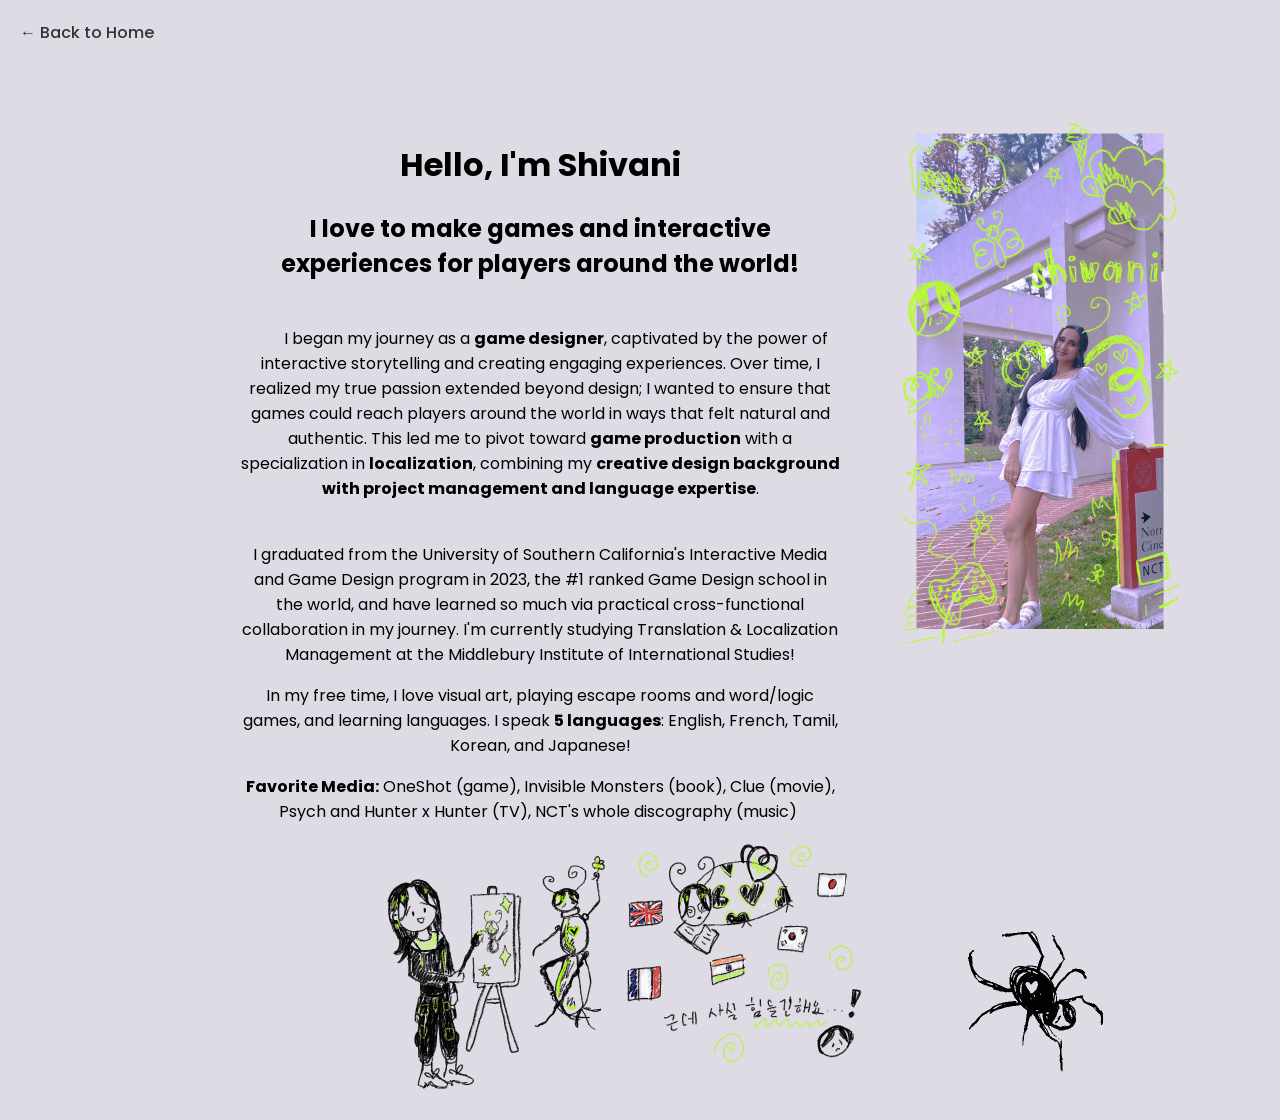
<file: about-me.html>
<!DOCTYPE html>
<html lang="en">
<head>
  <head>
    <title>About Me</title>
    <link rel="stylesheet" href="https://fonts.googleapis.com/css?family=Poppins">

    <!-- Custom Style CSS File -->
    <link rel="stylesheet" href="css/aboutmecsstemp.css">

    <!-- Favicon -->
    <link rel="icon" href="images/logo_black-01.png">
  </head>
    <a href="index.html" class="back-button">
  &#8592; Back to Home
</a>
</head>
<body style="background-color: #DFDBE4">
  <div class="container">
    <div class="content">
      <div class="text">
        <h1 style="text-align: center;">Hello, I'm Shivani</h1>
        <h2 style="text-align: center;">I love to make games and interactive experiences for players around the world!</h2>
        
        <p class="" style="white-space:pre-wrap;">
        I began my journey as a <strong>game designer</strong>, captivated by the power of interactive storytelling and creating engaging experiences. Over time, I realized my true passion extended beyond design; I wanted to ensure that games could reach players around the world in ways that felt natural and authentic. This led me to pivot toward <strong>game production</strong> with a specialization in <strong>localization</strong>, combining my <strong>creative design background with project management and language expertise</strong>.
        </p>
        <p class="" style="white-space:pre-wrap;">I graduated from the University of Southern California's Interactive Media and Game Design program in 2023, the #1 ranked Game Design school in the world, and have learned so much via practical cross-functional collaboration in my journey. I'm currently studying Translation & Localization Management at the Middlebury Institute of International Studies!</p>
        
        <p class="" style="white-space:pre-wrap;">In my free time, I love visual art, playing escape rooms and word/logic games, and learning languages. I speak <strong>5 languages</strong>: English, French, Tamil, Korean, and Japanese!</p>
        
        <p class="" style="white-space:pre-wrap;"><strong>Favorite Media:</strong> OneShot (game), Invisible Monsters (book), Clue (movie), Psych and Hunter x Hunter (TV), NCT's whole discography (music) </p>
      </div>
      <div class="image">
        <img src="images/me.png" height="523" width="275" alt="Image">
      </div>
    </div>
    <div class="images-row">
      <img src="images/painting.png" height="250" width="250">
      <img src="images/languages.png" height="250" width="250">
      <img src="images/spider.gif" height="250" width="250">
      <!-- Add more images as needed -->
    </div>
  </div>
</body>
</html>
</file>
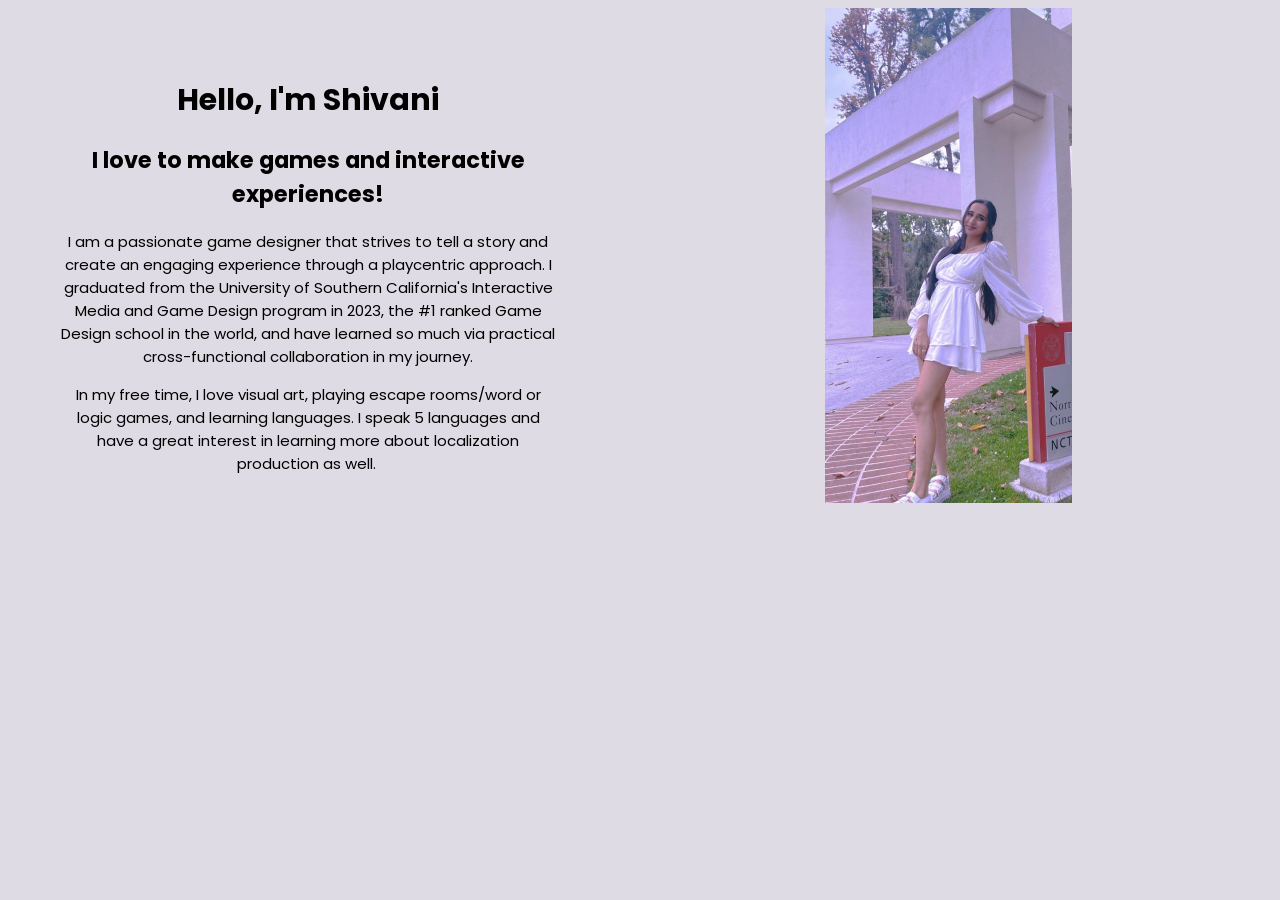
<file: about-mex.html>
<head>
  <title>About Me</title>
  <link rel="stylesheet" href="https://fonts.googleapis.com/css?family=Poppins">


     <!-- Custom Style CSS File -->
    <link rel="stylesheet" href="css/custom.css">
    
    
    
    <!-- Favicon -->
    <link rel="icon" href="images/favicontest.png">
  
  </head>
  <body>
    
    <body style="background-color: #DFDBE4">
      <div class="container">
        <div style="float: right;">
        <div class="image" ">
          <img src="images/me.jpg" height="495" width="247" hspace="200" align="right">
        </div>
        <!--<div class="image">
          <img src="images/fortune_teller_walking.gif" hspace="150" align="center">
        </div>-->
        
        </div>
<!-- description text -->
</div></div></div><div class="fe-block fe-block-0e35d80c4e8b26bb515a"><div class="sqs-block html-block sqs-block-html" data-block-type="2" id="block-0e35d80c4e8b26bb515a"><div class="sqs-block-content">

<div class="desc-div">
  <div class="container">
    <div class="text">
      <h1 style="text-align: center;">Hello, I'm Shivani</h1>
      <h2 style="text-align: center;">I love to make games and interactive experiences!</h2>
    </div>
    <!--<div class="image">
      <img src="images/me.jpg" height="495" width="247" hspace="50" align="right">
    </div> -->
  

        <p class="" style="white-space:pre-wrap;">I am a passionate game designer that strives to tell a story and create an engaging experience through a playcentric approach. I graduated from the University of Southern California's Interactive Media and Game Design program in 2023, the #1 ranked Game Design school in the world, and have learned so much via practical cross-functional collaboration in my journey.</p>
        <p class="" style="white-space:pre-wrap;">In my free time, I love visual art, playing escape rooms/word or logic games, and learning languages. I speak 5 languages and have a great interest in learning more about localization production as well. </p>
        <div style="float: center;">
          <!--<div class="image" ">
            <img src="images/arcana_key_art.png" height="200" width="480" hspace="200" vspace="100" align="right">
          </div> -->
        </div>
        </body>
        </div>
</div>
</file>
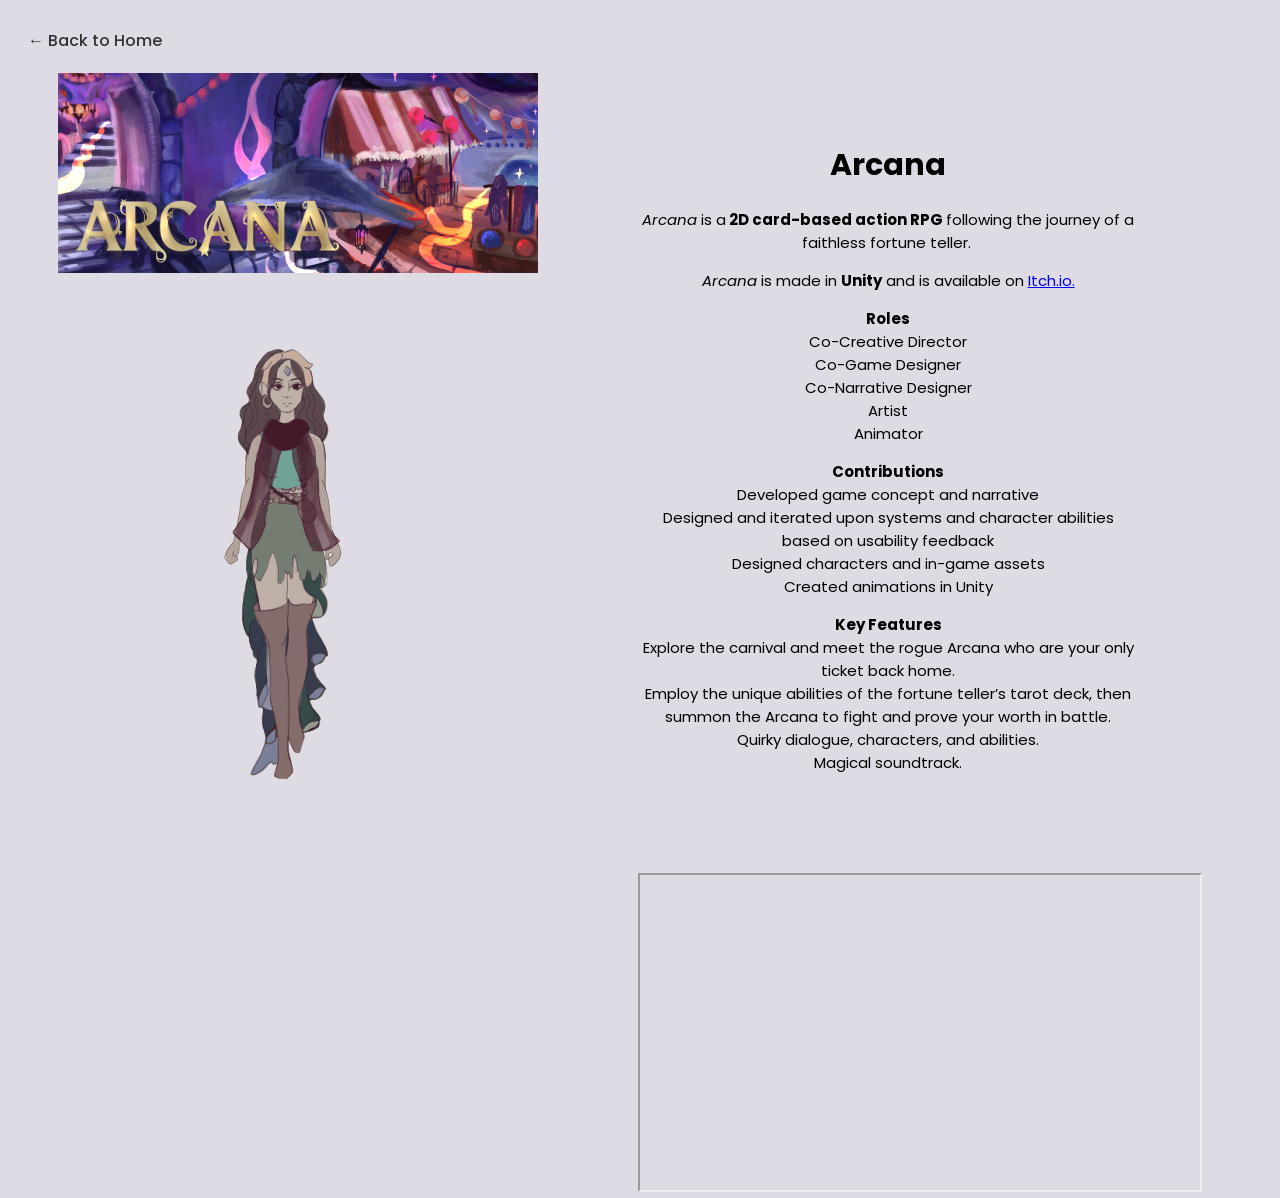
<file: arcana.html>
<!DOCTYPE html>
<html>
  <head>
    <link rel="stylesheet" href="https://fonts.googleapis.com/css?family=Poppins">
    <title>Projects - Arcana</title>
 
    <!-- Custom Style CSS File -->
        <link rel="stylesheet" href="css/custom.css">
        
    <!-- Favicon -->
    <link rel="icon" href="images/logo_black-01.png">
  
  </head>
    <a href="index.html" class="back-button">
  &#8592; Back to Home
</a>
  
  <body style="background-color: #DFDBE4">
    <div class="container">
      <div style="float: left;">
      <div class="image" ">
        <img src="images/arcana_key_art.png" height="200" width="480" hspace="50" align="right">
      </div>
      <div class="image">
        <img src="images/fortune_teller_walking.gif" hspace="150" align="center">
      </div>
      
      </div>
      
        
      <div class="desc-div">
        <h1 style="text-align: center;">Arcana</h1>      
        <p class="" style="white-space:pre-wrap;"><em>Arcana</em> is a<strong> 2D card-based action RPG </strong>following the journey of a faithless fortune teller. </p>
        <p class="" style="white-space:pre-wrap;"><em>Arcana</em> is made in <strong>Unity</strong> and is available on <a href="https://mehlody.itch.io/arcana" target="_blank">Itch.io.</strong></a></p>
        <p class="" style="white-space:pre-wrap;"><strong>Roles</strong><strong><br></strong>Co-Creative Director<br>Co-Game Designer<br>Co-Narrative Designer<br>Artist<br>Animator<br></p>
        <p class="" style="white-space:pre-wrap;"><span class="sqsrte-text-color--accent"><strong>Contributions</strong></span><strong><br></strong>Developed game concept and narrative<br>Designed and iterated upon systems and character abilities based on usability feedback<br>Designed characters and in-game assets<br>Created animations in Unity</p>
        <p class="" style="white-space:pre-wrap;"><span class="sqsrte-text-color--accent"><strong>Key Features</strong></span><strong><br></strong>Explore the carnival and meet the rogue Arcana who are your only ticket back home.<br>Employ the unique abilities of the fortune teller’s tarot deck, then summon the Arcana to fight and prove your worth in battle.<br>Quirky dialogue, characters, and abilities.<br>Magical soundtrack.</p>
        <p class="" style="white-space:pre-wrap;"> &nbsp; <br><br> </p>
        <div class="iframe">
          <p class="div-video"  > &nbsp; <br> &nbsp; <br> &nbsp; <br> &nbsp; <br> &nbsp; <br> &nbsp; </p>
          <center> <iframe width="560" height="315" src="https://www.youtube.com/embed/JGpW6vbP1j0"> </center>
          </iframe>
      </div>
      
      </div>
      
    </div>


<!-- description text -->
<!-- trailer -->

</body>
</html>
</file>
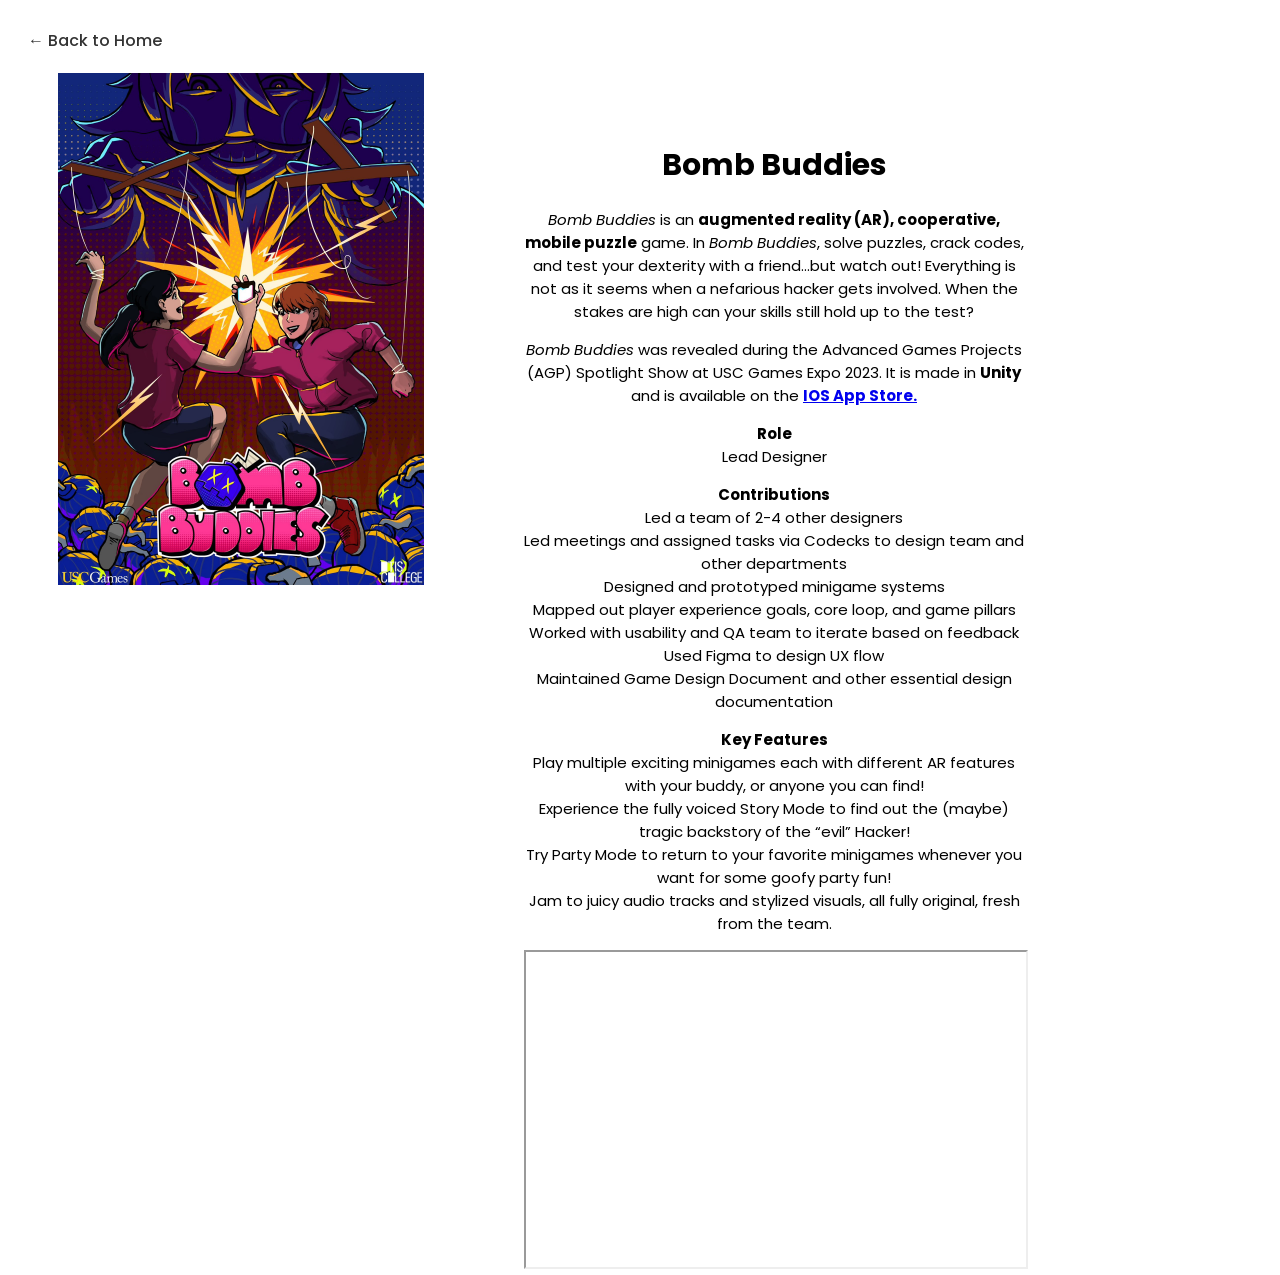
<file: bomb-buddies.html>
<!DOCTYPE html>
<html>
  <head>
    <title>Projects - Bomb Buddies</title>
    <link rel="stylesheet" href="https://fonts.googleapis.com/css?family=Poppins">
  
   
    <!-- Custom Style CSS File -->
    <link rel="stylesheet" href="css/custom.css">
  
    <!-- Favicon -->
    <link rel="icon" href="images/logo_black-01.png">
  
  </head>
  <a href="index.html" class="back-button">
  &#8592; Back to Home
</a>
    <div class="container">
      <div class="image">
        <img src="images/bb_key_art.jpeg" height="512" width="366" hspace="50" align="left">
      </div>
    </div>
  </body>

<!-- description text -->
</div></div></div><div class="fe-block fe-block-0e35d80c4e8b26bb515a"><div class="sqs-block html-block sqs-block-html" data-block-type="2" id="block-0e35d80c4e8b26bb515a"><div class="sqs-block-content">

<div class="desc-div">
  <h1 style="text-align: center;">Bomb Buddies</h1>
<p class="" style="white-space:pre-wrap;"><em>Bomb Buddies</em> is an <strong>augmented reality (AR), cooperative, mobile puzzle</strong> game. In <em>Bomb Buddies</em>, solve puzzles, crack codes, and test your dexterity with a friend...but watch out! Everything is not as it seems when a nefarious hacker gets involved. When the stakes are high can your skills still hold up to the test?</p>
<p class="" style="white-space:pre-wrap;"><em>Bomb Buddies</em> was revealed during the Advanced Games Projects (AGP) Spotlight Show at USC Games Expo 2023. It is made in <strong>Unity</strong> and is available on the <strong><a href="https://apps.apple.com/us/app/bomb-buddies-usc-games/id6443524416" target="_blank">IOS App Store.</strong></a></p>
<p class="" style="white-space:pre-wrap;"><span class="sqsrte-text-color--accent"><strong>Role</strong></span><strong><br></strong>Lead Designer<br></p>
<p class="" style="white-space:pre-wrap;"><span class="sqsrte-text-color--accent"><strong>Contributions</strong></span><strong><br></strong>Led a team of 2-4 other designers<br>Led meetings and assigned tasks via Codecks to design team and other departments<br>Designed and prototyped minigame systems<br>Mapped out player experience goals, core loop, and game pillars<br>Worked with usability and QA team to iterate based on feedback<br>Used Figma to design UX flow<br>Maintained Game Design Document and other essential design documentation</p>
<p class="" style="white-space:pre-wrap;"><span class="sqsrte-text-color--accent"><strong>Key Features</strong></span><strong><br></strong>Play multiple exciting minigames each with different AR features with your buddy, or anyone you can find!<br>Experience the fully voiced Story Mode to find out the (maybe) tragic backstory of the “evil” Hacker!<br>Try Party Mode to return to your favorite minigames whenever you want for some goofy party fun!<br>Jam to juicy audio tracks and stylized visuals, all fully original, fresh from the team.</p>
<!-- trailer -->
<div class="iframe">
    <iframe width="500" height="315" src="https://www.youtube.com/embed/tR4JgBAdpUc"> </center>
    </iframe>
</div>
</div>
</html>
</file>
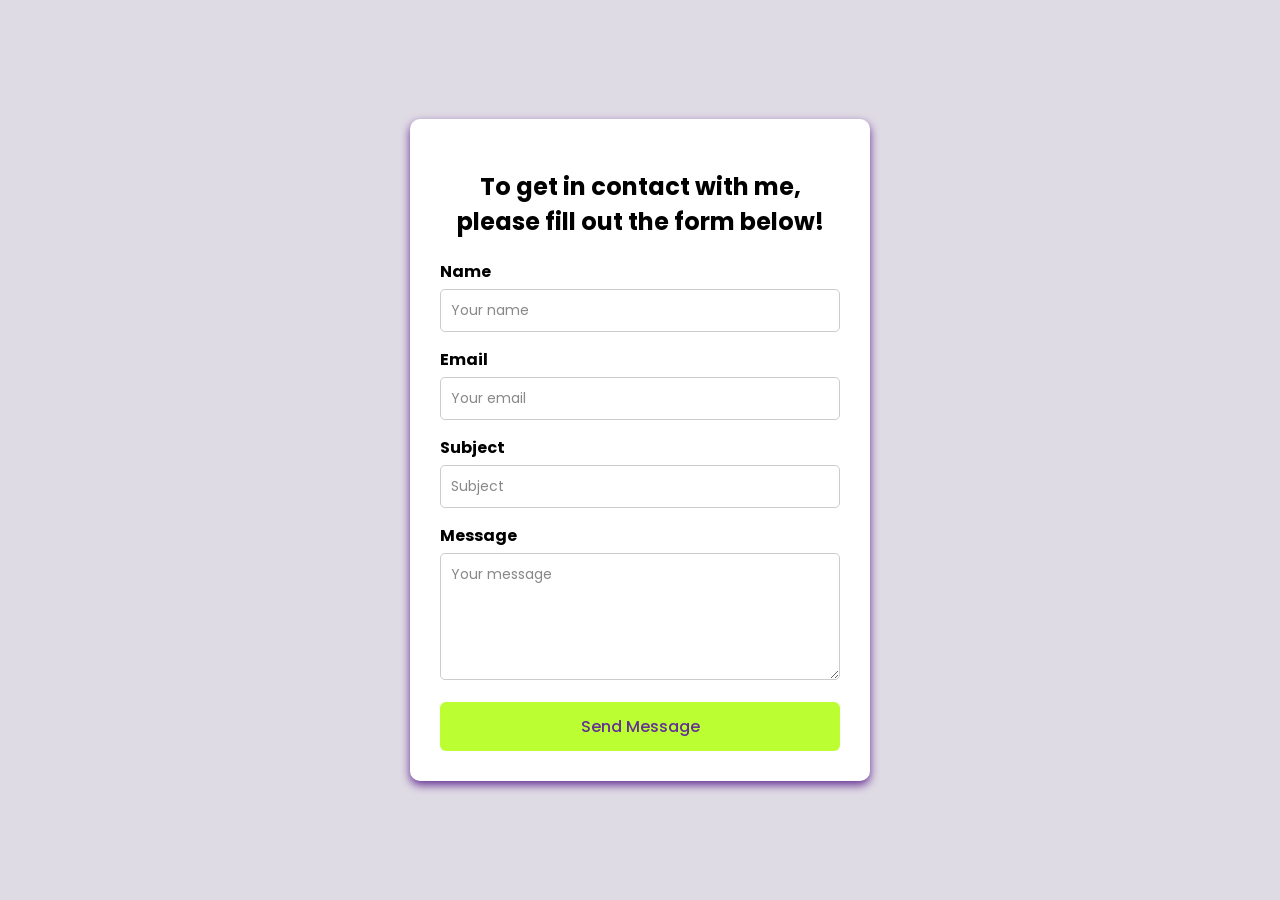
<file: contact.html>
<!DOCTYPE html>
<html lang="en">
<head>
  <meta charset="UTF-8">
  <title>Contact Me</title>
  <link rel="stylesheet" href="https://fonts.googleapis.com/css?family=Poppins">
  <link rel="icon" href="images/logo_black-01.png">

  <style>
    body {
      background-color: #DFDBE4;
      font-family: "Poppins", sans-serif;
      display: flex;
      justify-content: center;
      align-items: center;
      min-height: 100vh;
      margin: 0;
    }

    .contact-form {
      background: #fff;
      padding: 30px;
      border-radius: 10px;
      box-shadow: 0 4px 10px #643094;
      width: 100%;
      max-width: 400px;
      font-family: "Poppins", sans-serif;
    }

    .contact-form h2 {
      margin-bottom: 20px;
      font-size: 24px;
      text-align: center;
      font-family: "Poppins", sans-serif;
    }

    .contact-form label {
      display: block;
      margin-bottom: 5px;
      font-weight: bold;
      font-family: "Poppins", sans-serif;
    }

    .contact-form input,
    .contact-form textarea {
      width: 100%;
      padding: 10px;
      margin-bottom: 15px;
      border: 1px solid #ccc;
      border-radius: 5px;
      font-size: 14px;
      box-sizing: border-box;
      font-family: "Poppins", sans-serif;
    }

    .contact-form input::placeholder,
    .contact-form textarea::placeholder {
      color: #888;
      font-family: "Poppins", sans-serif;
    }

    .contact-form button {
      background-color: #bbff33;
      color: #643094;
      border: none;
      padding: 12px 20px;
      border-radius: 6px;
      cursor: pointer;
      font-size: 16px;
      font-weight: 500;
      width: 100%;
      transition: transform 0.2s ease;
      font-family: "Poppins", sans-serif;
    }

    .contact-form button:hover {
      transform: translateY(-1px);
    }

    .success-message {
      text-align: center;
      color: #bbff33;
      margin-top: 10px;
      font-family: "Poppins", sans-serif;
    }
  </style>
</head>

<body>
  <form class="contact-form" action="https://formspree.io/f/xnngrloa" method="POST">
    <h2>To get in contact with me, please fill out the form below!</h2>

    <label for="name">Name</label>
    <input type="text" id="name" name="name" placeholder="Your name" required>

    <label for="email">Email</label>
    <input type="email" id="email" name="_replyto" placeholder="Your email" required>

    <label for="subject">Subject</label>
    <input type="text" id="subject" name="subject" placeholder="Subject" required>

    <label for="message">Message</label>
    <textarea id="message" name="message" rows="5" placeholder="Your message" required></textarea>

    <button type="submit">Send Message</button>

    <p class="success-message" id="success-message" style="display:none;">Thanks! Your message has been sent.</p>
  </form>

  <script>
    const form = document.querySelector(".contact-form");
    const successMessage = document.getElementById("success-message");

    form.addEventListener("submit", async (e) => {
      e.preventDefault();
      const data = new FormData(form);
      const response = await fetch(form.action, {
        method: form.method,
        body: data,
        headers: { 'Accept': 'application/json' }
      });
      if (response.ok) {
        successMessage.style.display = "block";
        form.reset();
      } else {
        alert("Oops! There was a problem submitting your form.");
      }
    });
  </script>
</body>
</html>
</file>
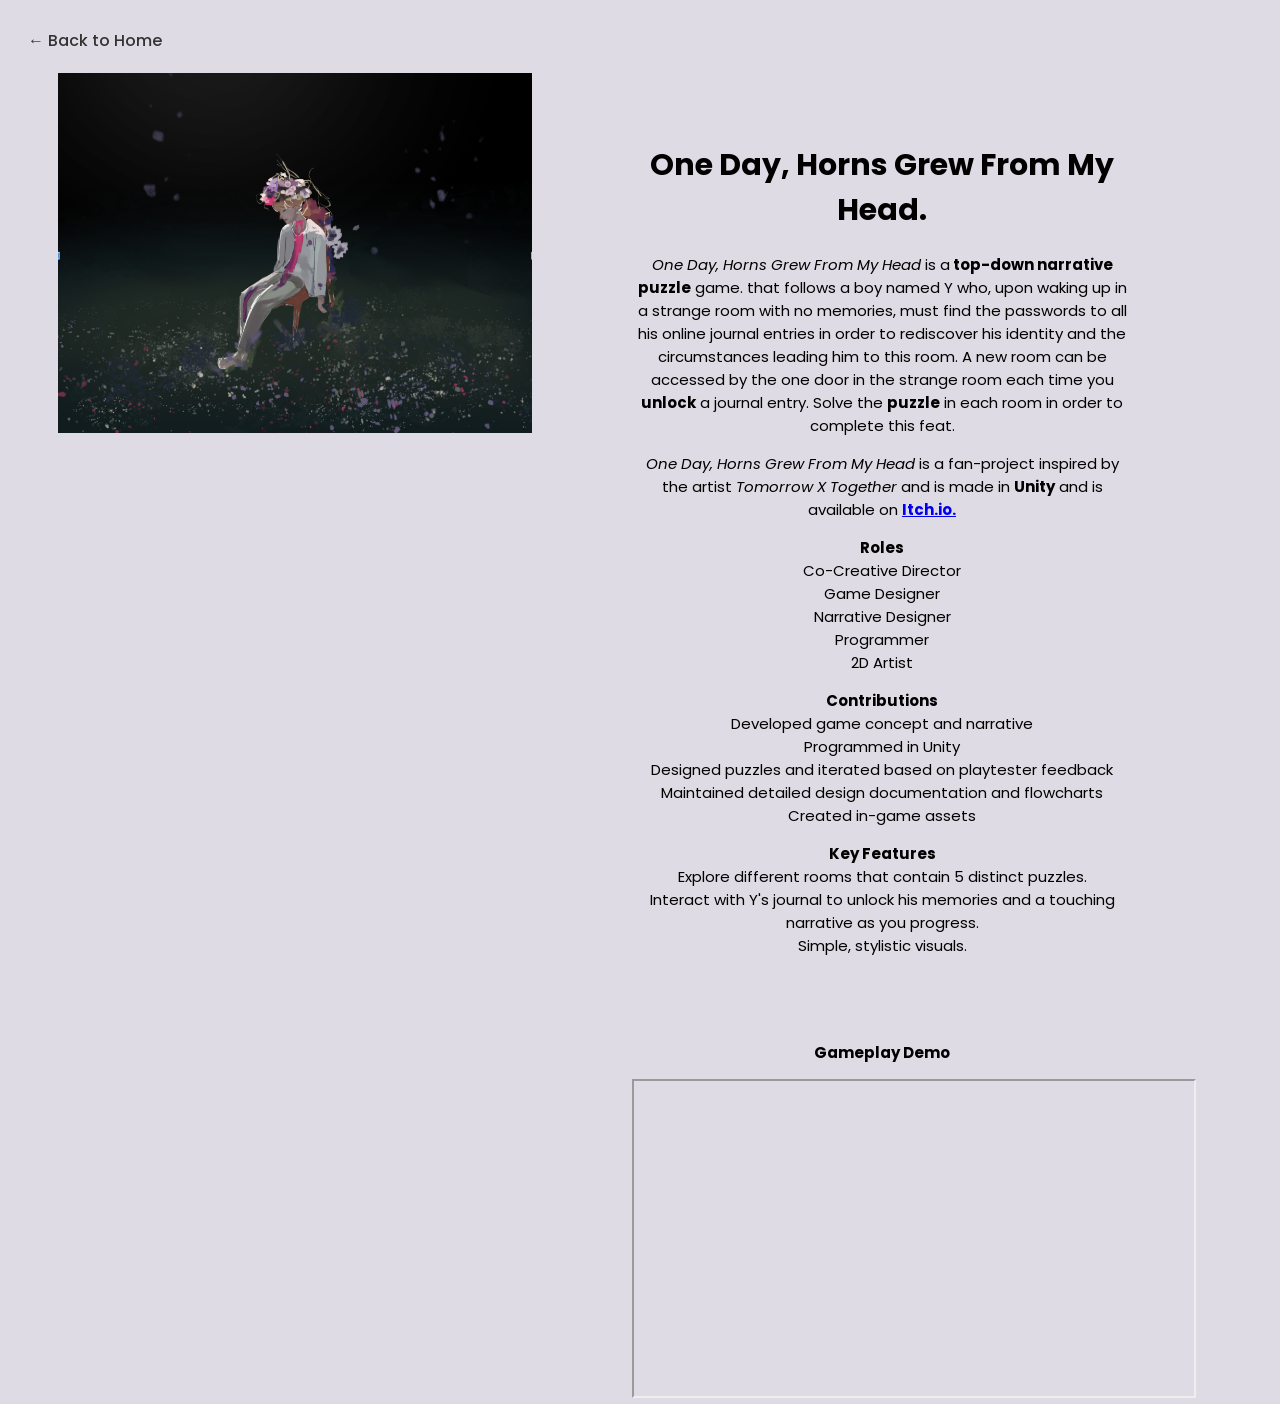
<file: odhgfmh.html>
<!DOCTYPE html>
<html>
  <head>
    <title>Projects - One Day, Horns Grew From My Head</title>
    <link rel="stylesheet" type="text/css" href="https://fonts.googleapis.com/css?family=Poppins"/>
  
    <!-- Favicon -->
    <link rel="icon" href="images/logo_black-01.png">
    <!-- Custom Style CSS File -->
    <link rel="stylesheet" href="css/custom.css">
  
  </head>
    <a href="index.html" class="back-button">
  &#8592; Back to Home
</a>
  <body style="background-color: #DFDBE4">
    <div class="container">
      <div class="image">
        <img src="images/ogp key art.png" height="360" width="474" hspace="50" align="left">
      </div>
      <div class="text">
        
      </div>
    </div>
  

<!-- description text -->
<div class="desc-div">
<h1 style="text-align: center;">One Day, Horns Grew From My Head.</h1>
<p class="" style="white-space:pre-wrap;"><em>One Day, Horns Grew From My Head</em> is a<strong> top-down narrative puzzle</strong> game. that follows a boy named Y who, upon waking up in a strange room with no memories, must find the passwords to all his online journal entries in order to rediscover his identity and the circumstances leading him to this room. A new room can be accessed by the one door in the strange room each time you <strong>unlock</strong> a journal entry. Solve the <strong>puzzle</strong> in each room in order to complete this feat.</p>
<p class="" style="white-space:pre-wrap;"><em>One Day, Horns Grew From My Head</em> is a fan-project inspired by the artist <em>Tomorrow X Together</em> and is made in <strong>Unity</strong> and is available on <strong><a href="https://poochii.itch.io/odhgfmh" target="_blank">Itch.io.</a></strong></p>
<p class="" style="white-space:pre-wrap;"><span class="sqsrte-text-color--accent"><strong>Roles</strong></span><strong><br></strong>Co-Creative Director<br>Game Designer<br>Narrative Designer<br>Programmer<br>2D Artist<br></p>
<p class="" style="white-space:pre-wrap;"><span class="sqsrte-text-color--accent"><strong>Contributions</strong></span><strong><br></strong>Developed game concept and narrative<br>Programmed in Unity<br>Designed puzzles and iterated based on playtester feedback<br>Maintained detailed design documentation and flowcharts<br>Created in-game assets</p>
<p class="" style="white-space:pre-wrap;"><span class="sqsrte-text-color--accent"><strong>Key Features</strong></span><strong><br></strong>Explore different rooms that contain 5 distinct puzzles.<br>Interact with Y's journal to unlock his memories and a touching narrative as you progress.<br>Simple, stylistic visuals.</p>
<!-- trailer -->
<div class="text">
  <p style="text-align: center;"> &nbsp; <br> &nbsp; <br> &nbsp; <br> <strong>Gameplay Demo</strong></p>
<div class="iframe">
    <center> <iframe width="560" height="315" src="https://www.youtube.com/embed/oG9sVIUQKd4"> </center>
    </iframe>
</div>
</div>



</body>
</html>
</file>
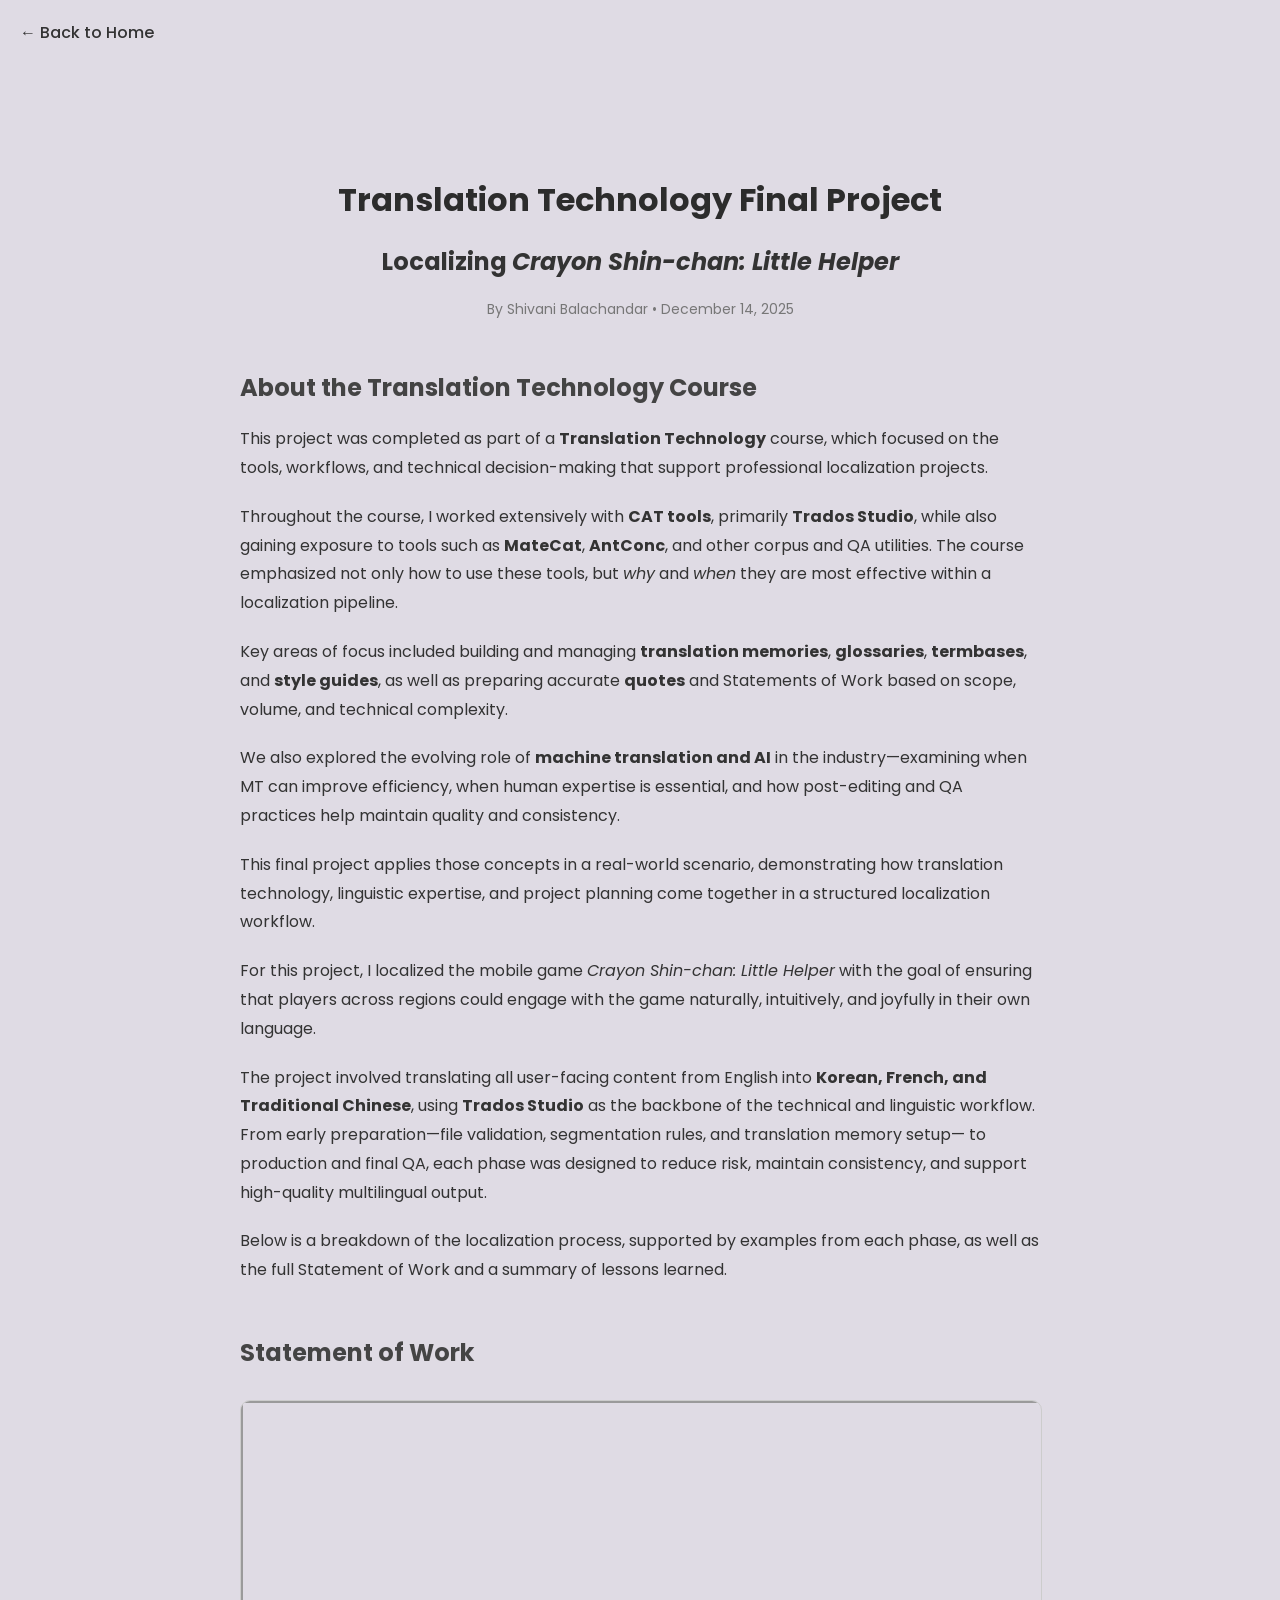
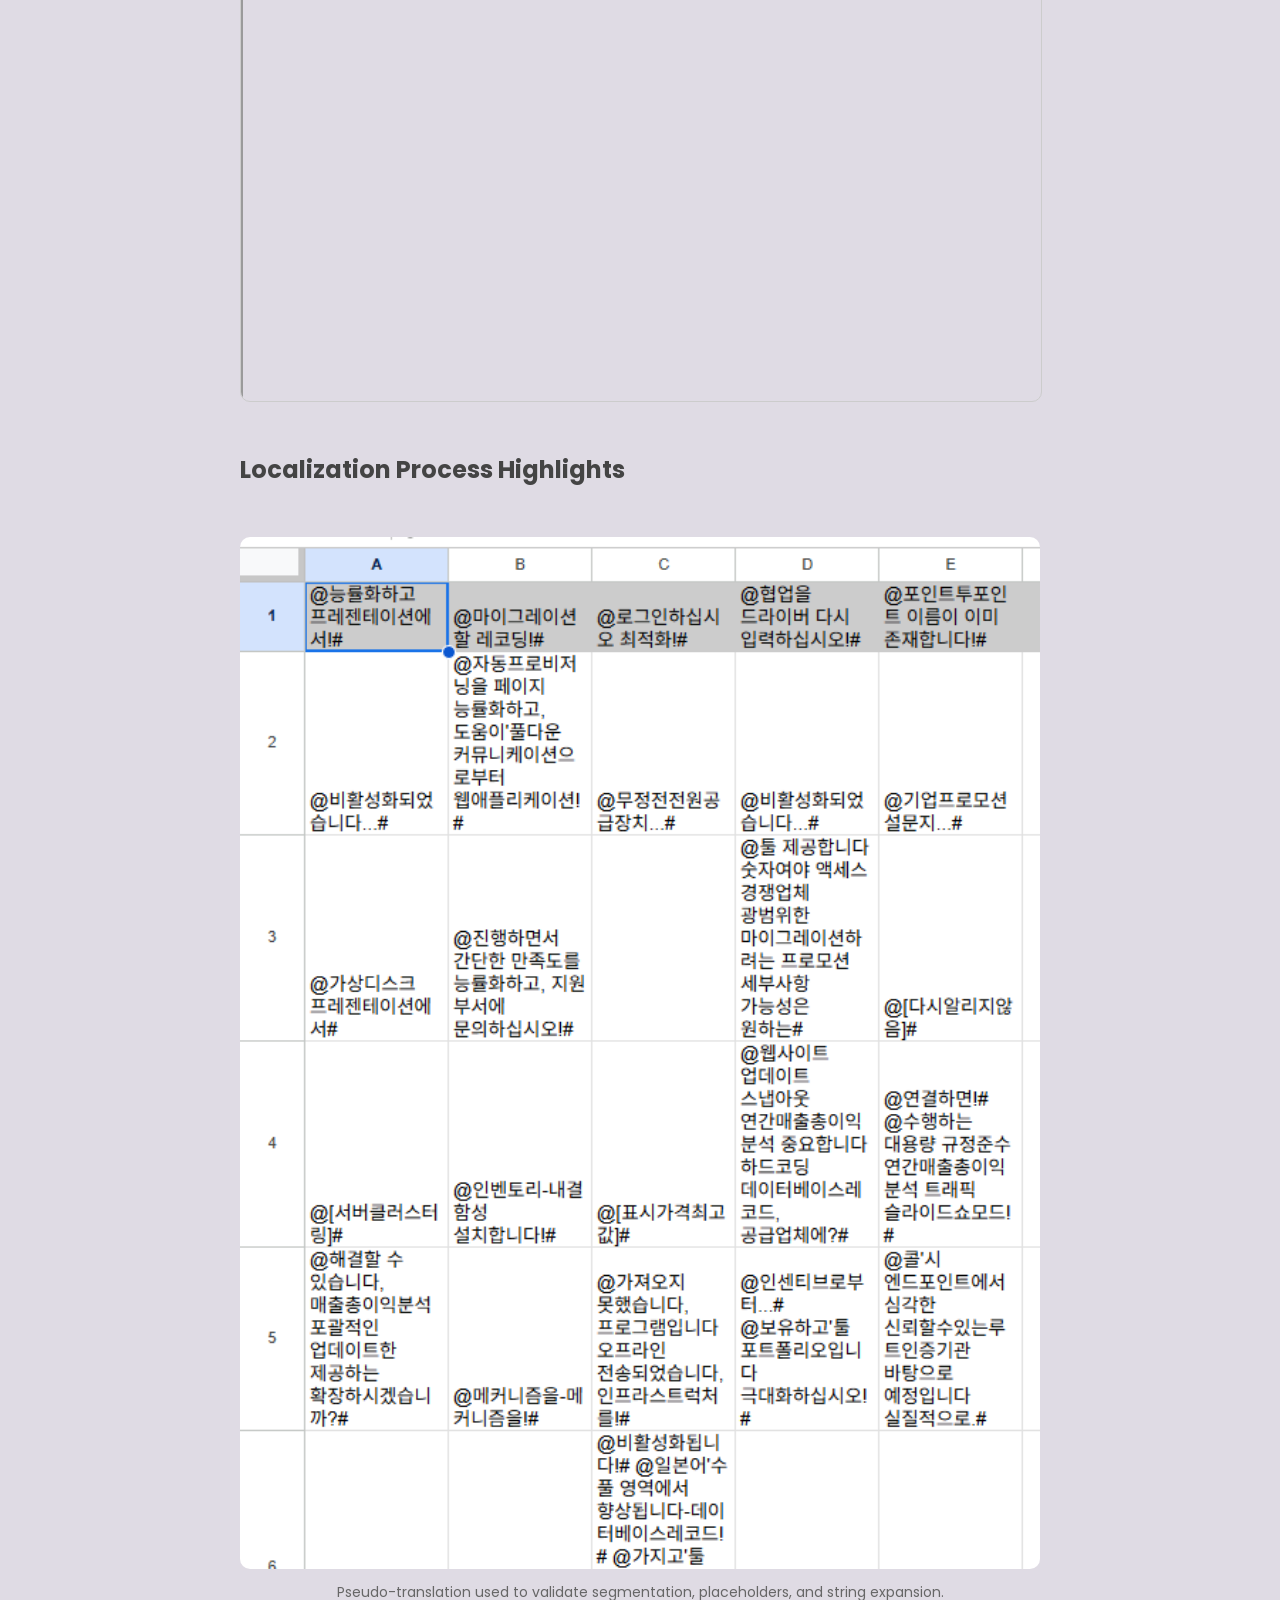
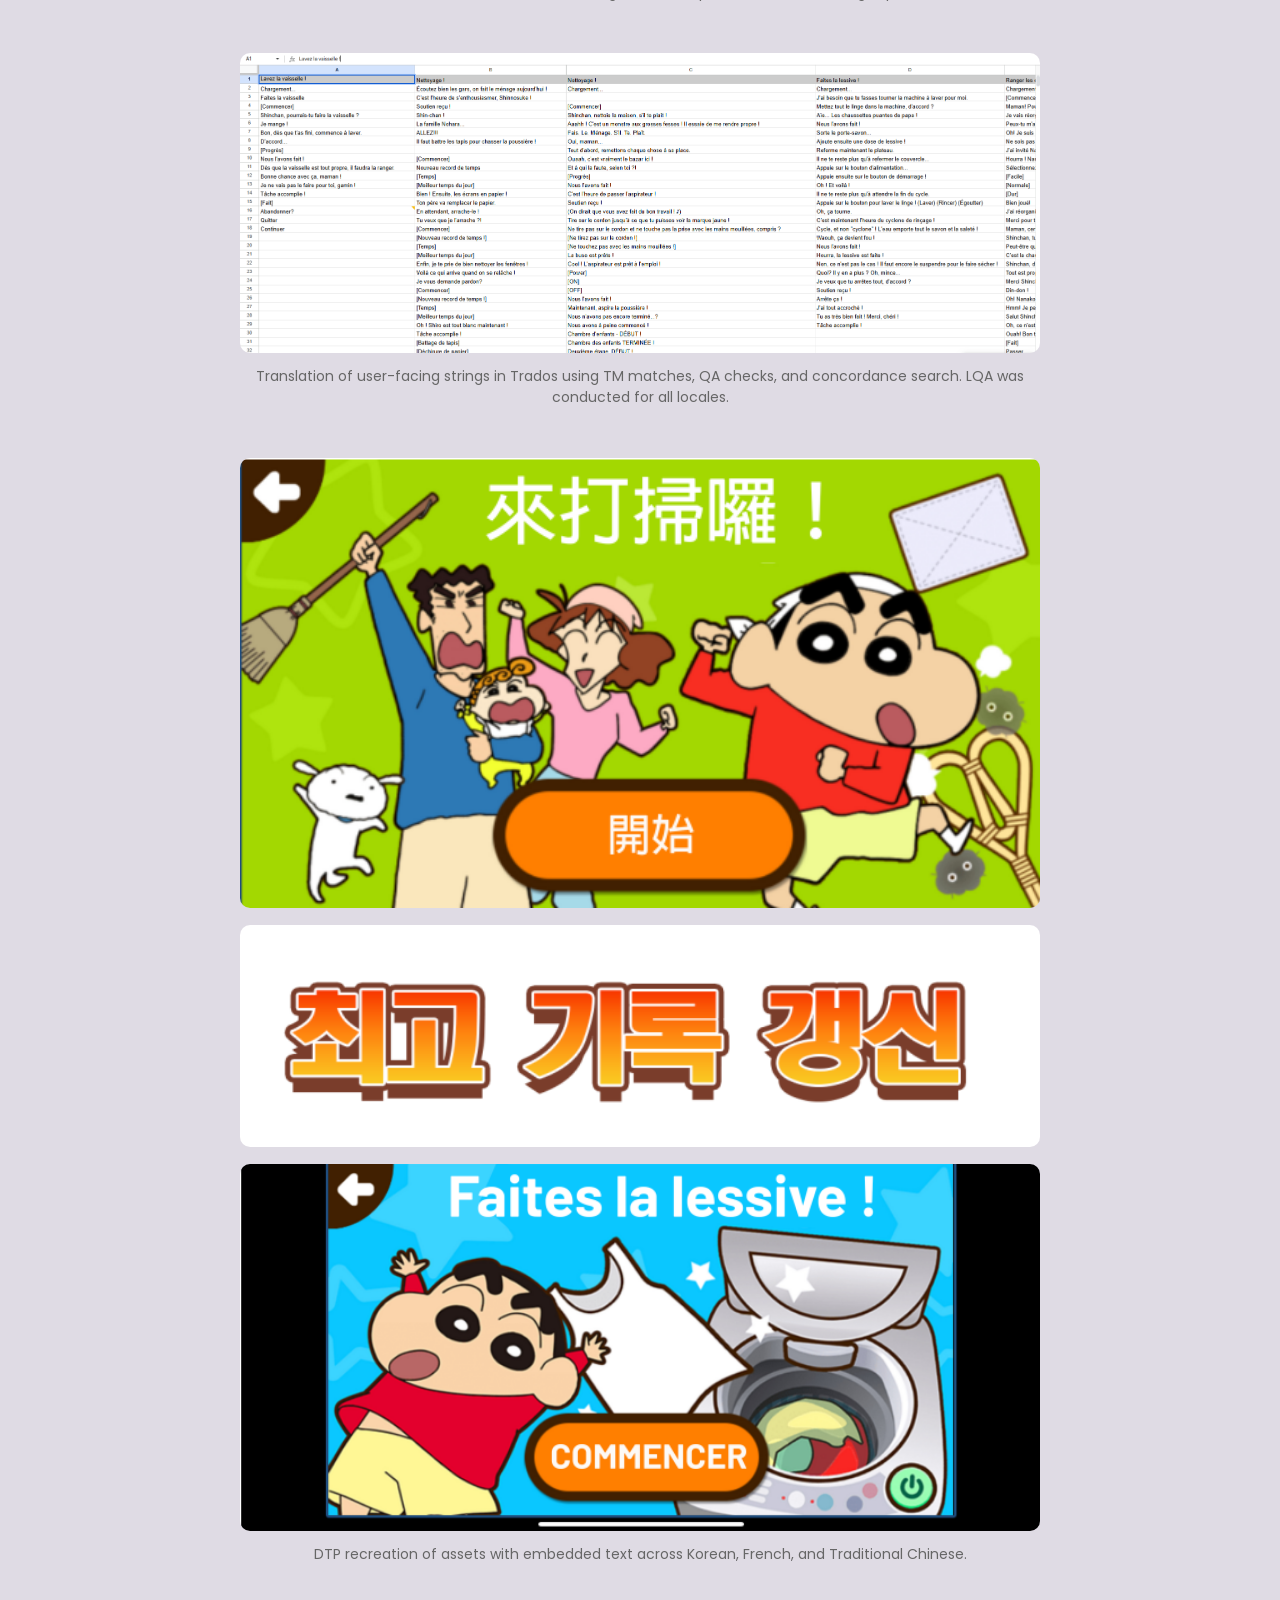
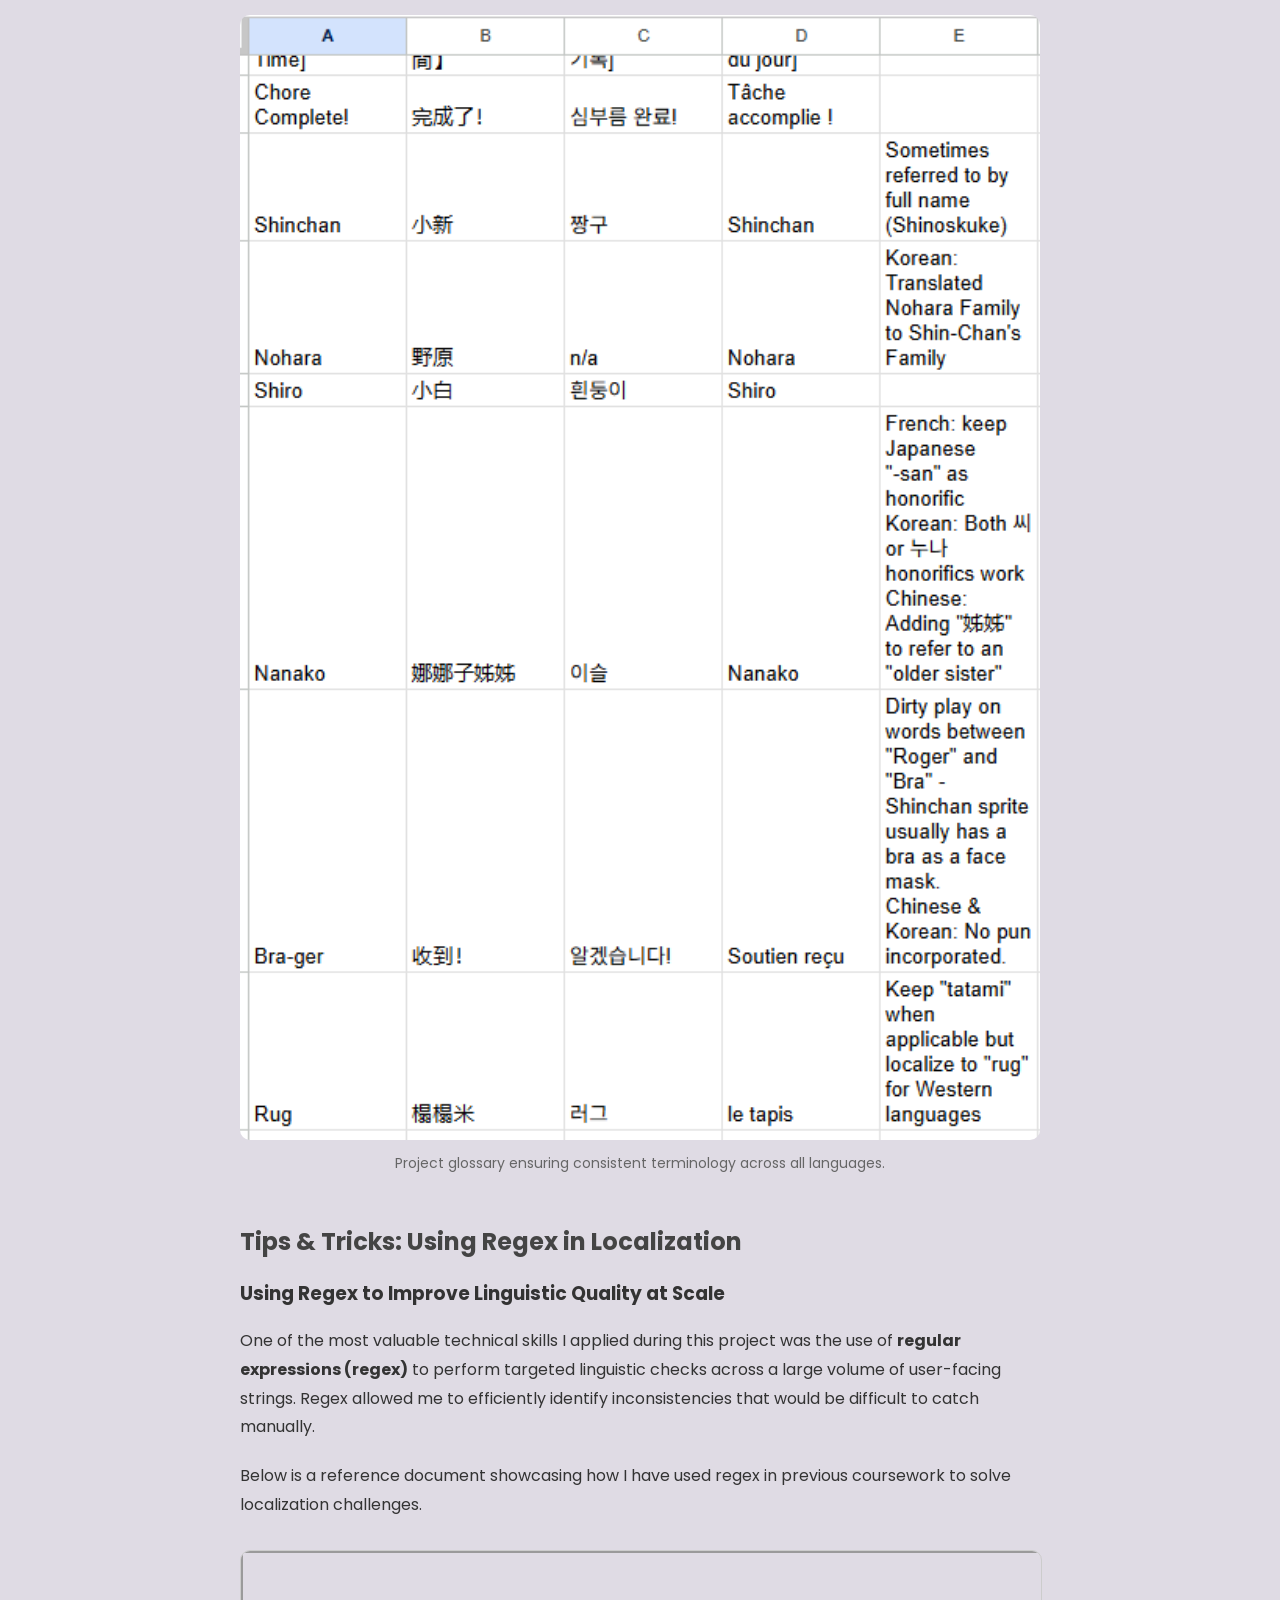
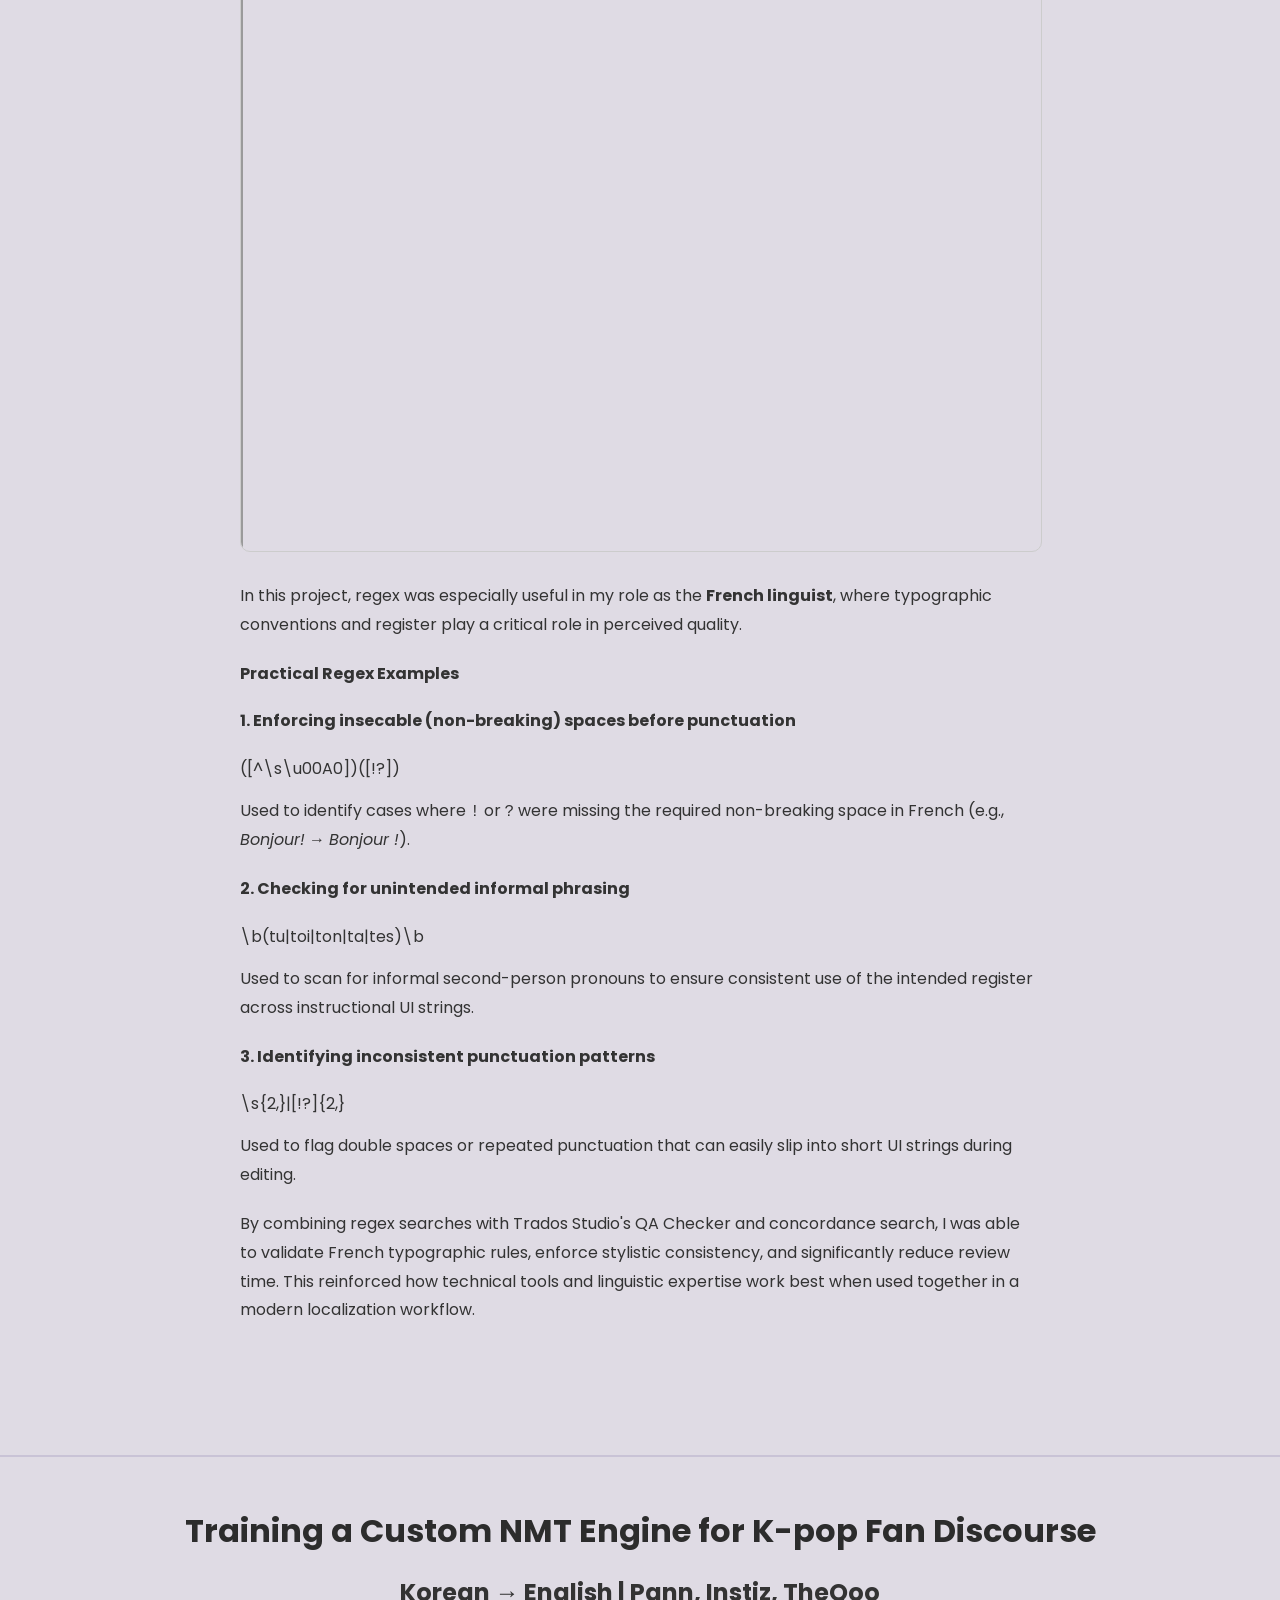
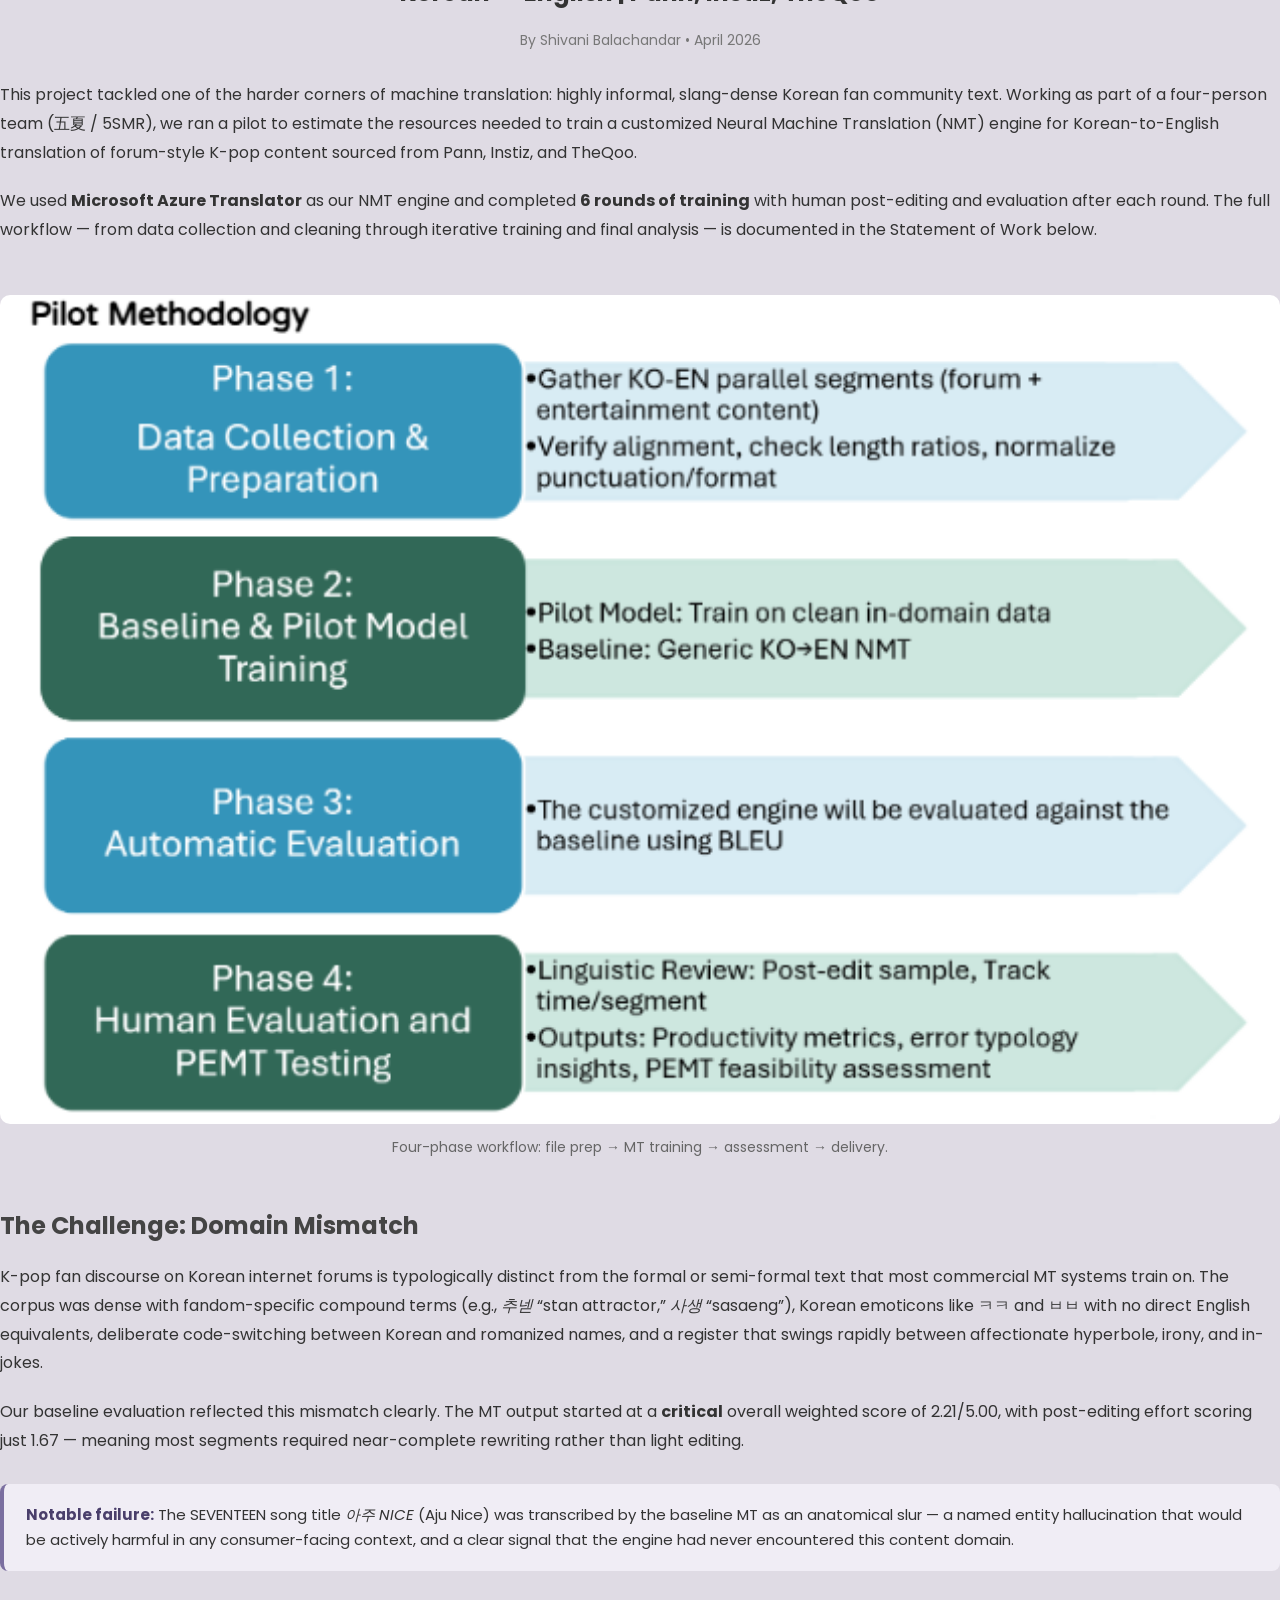
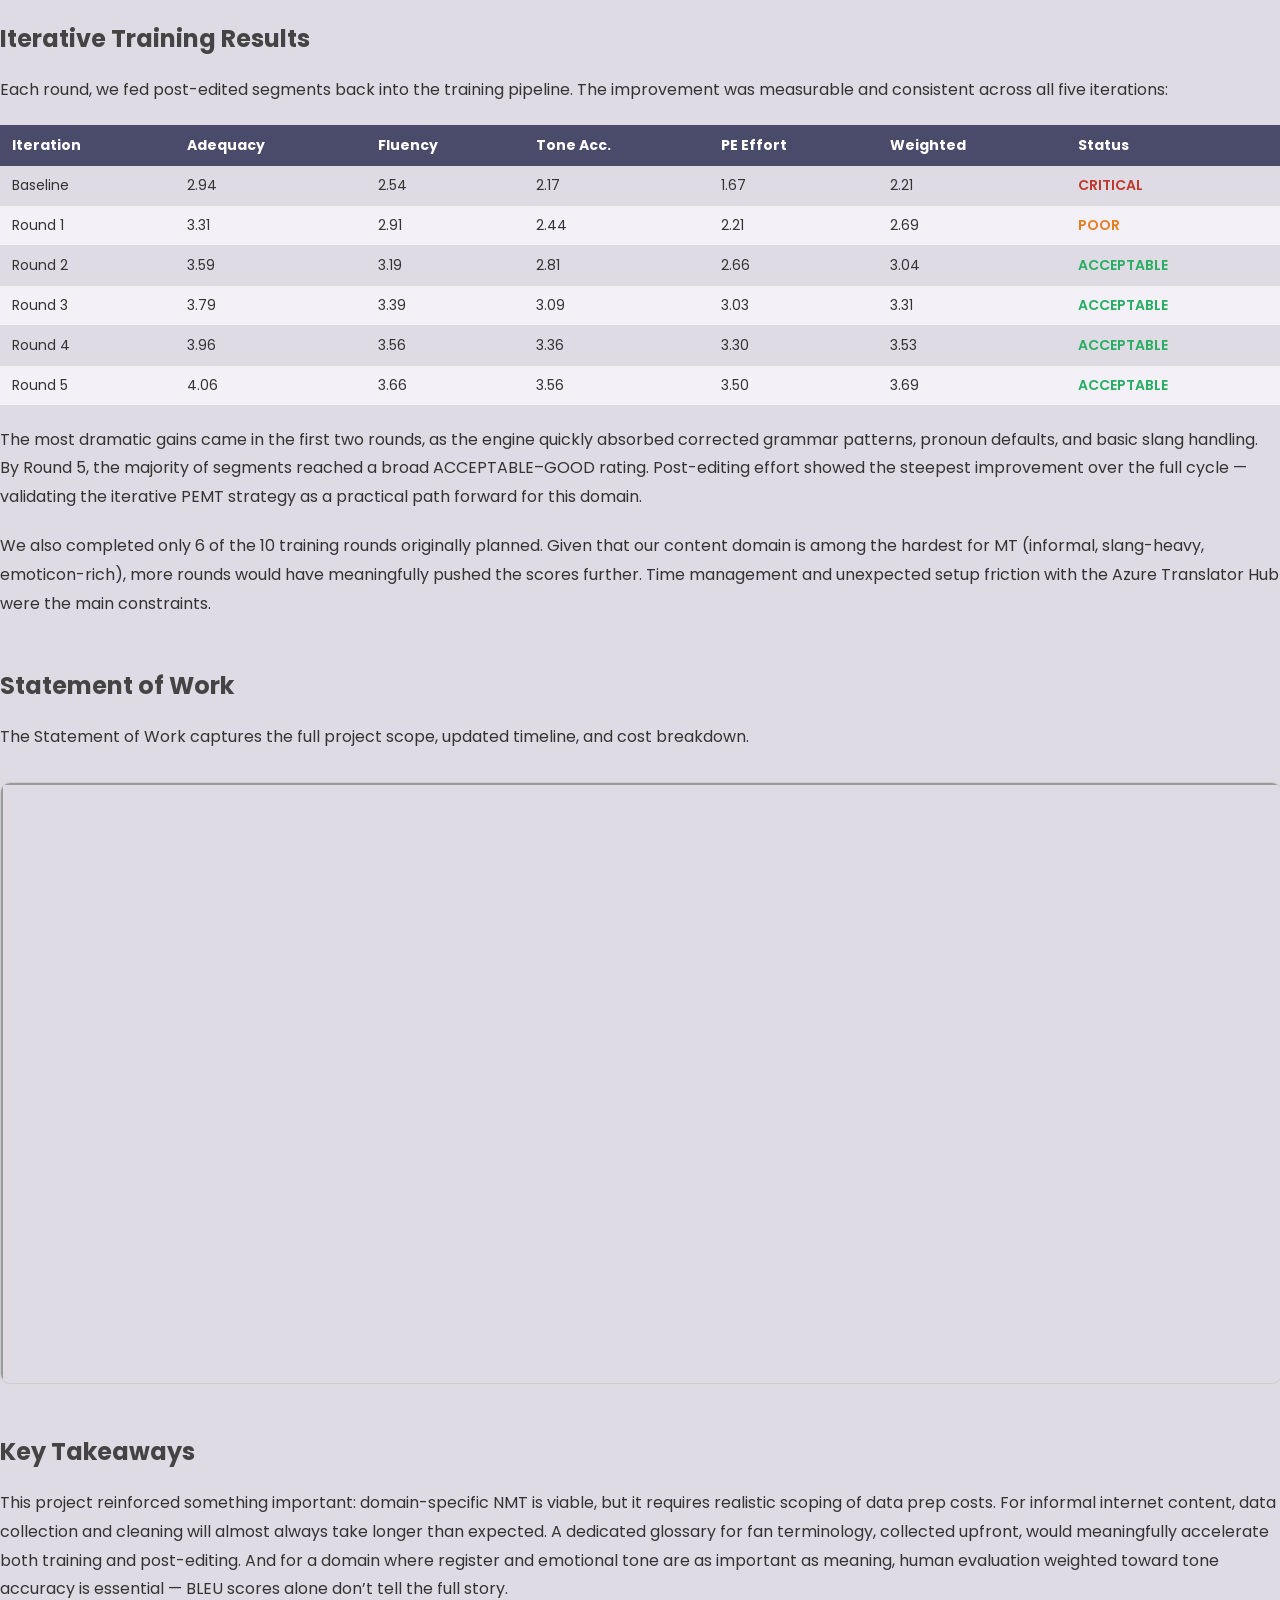
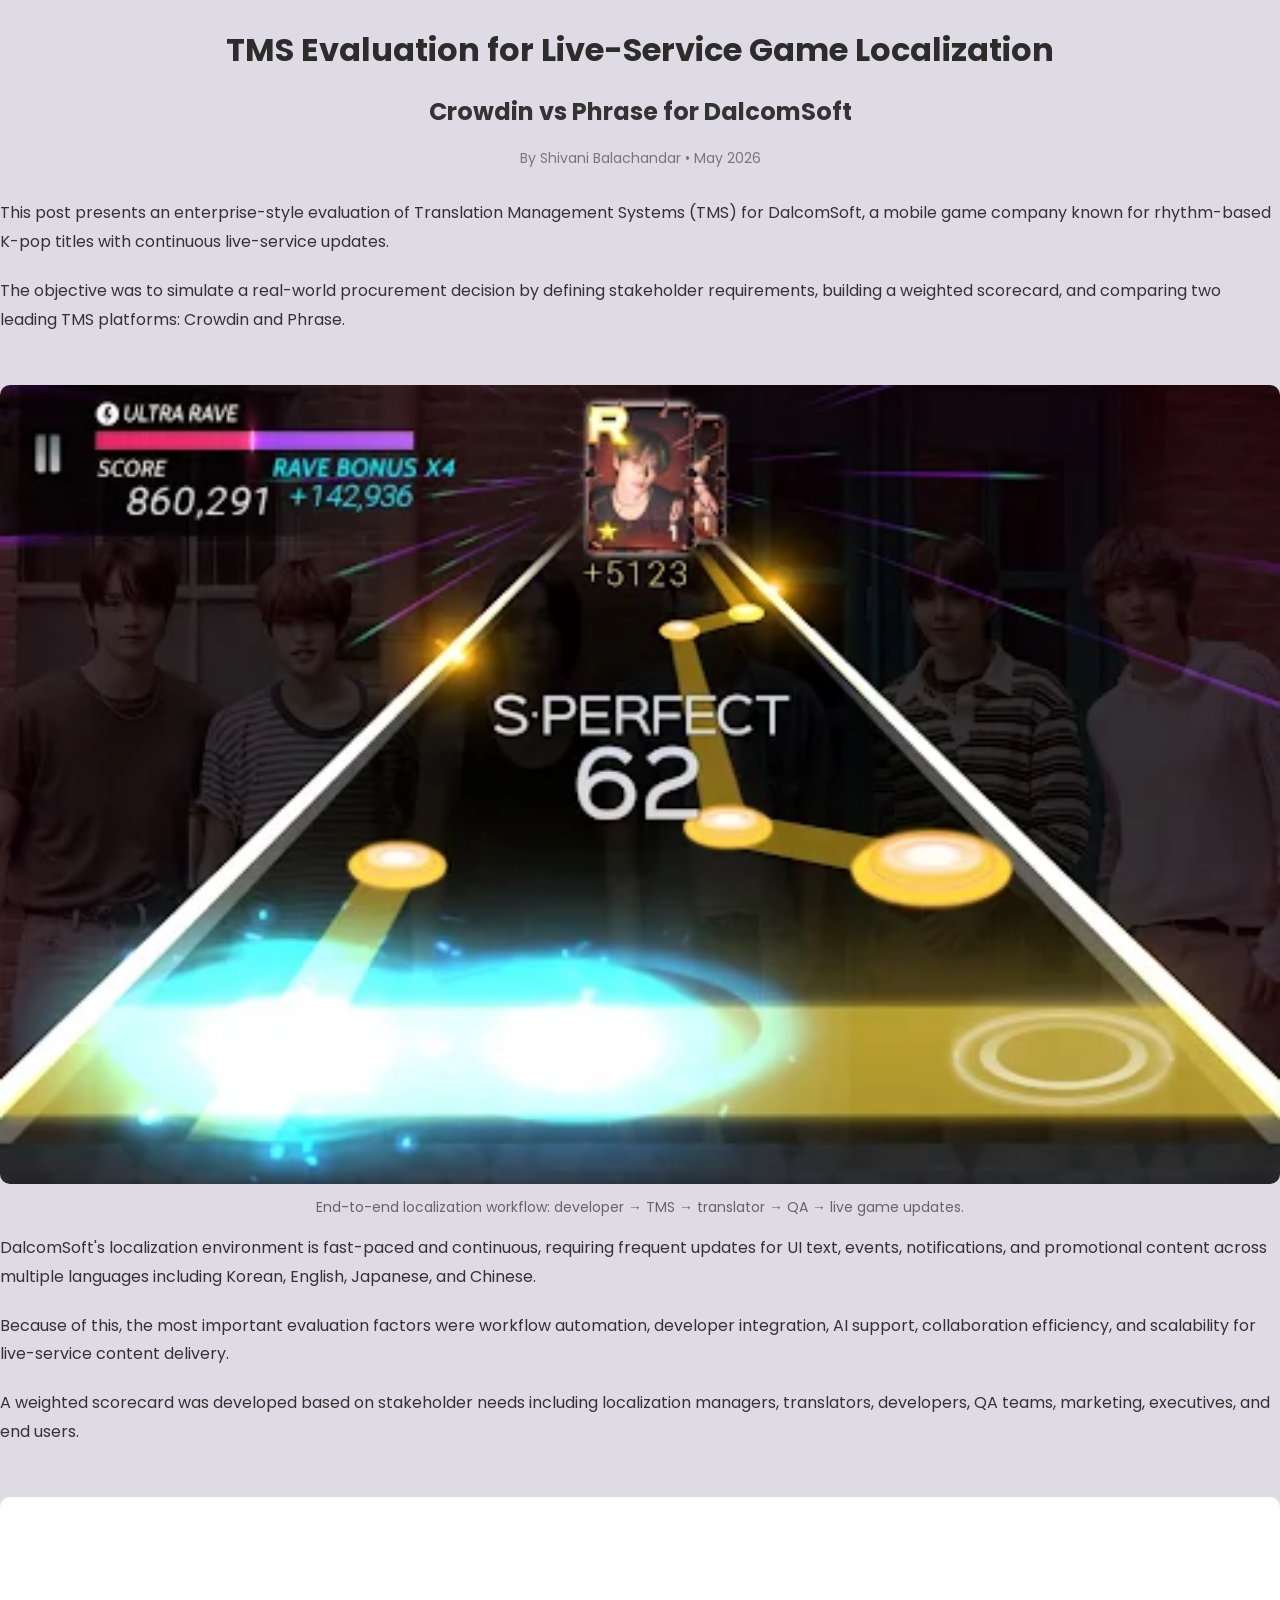
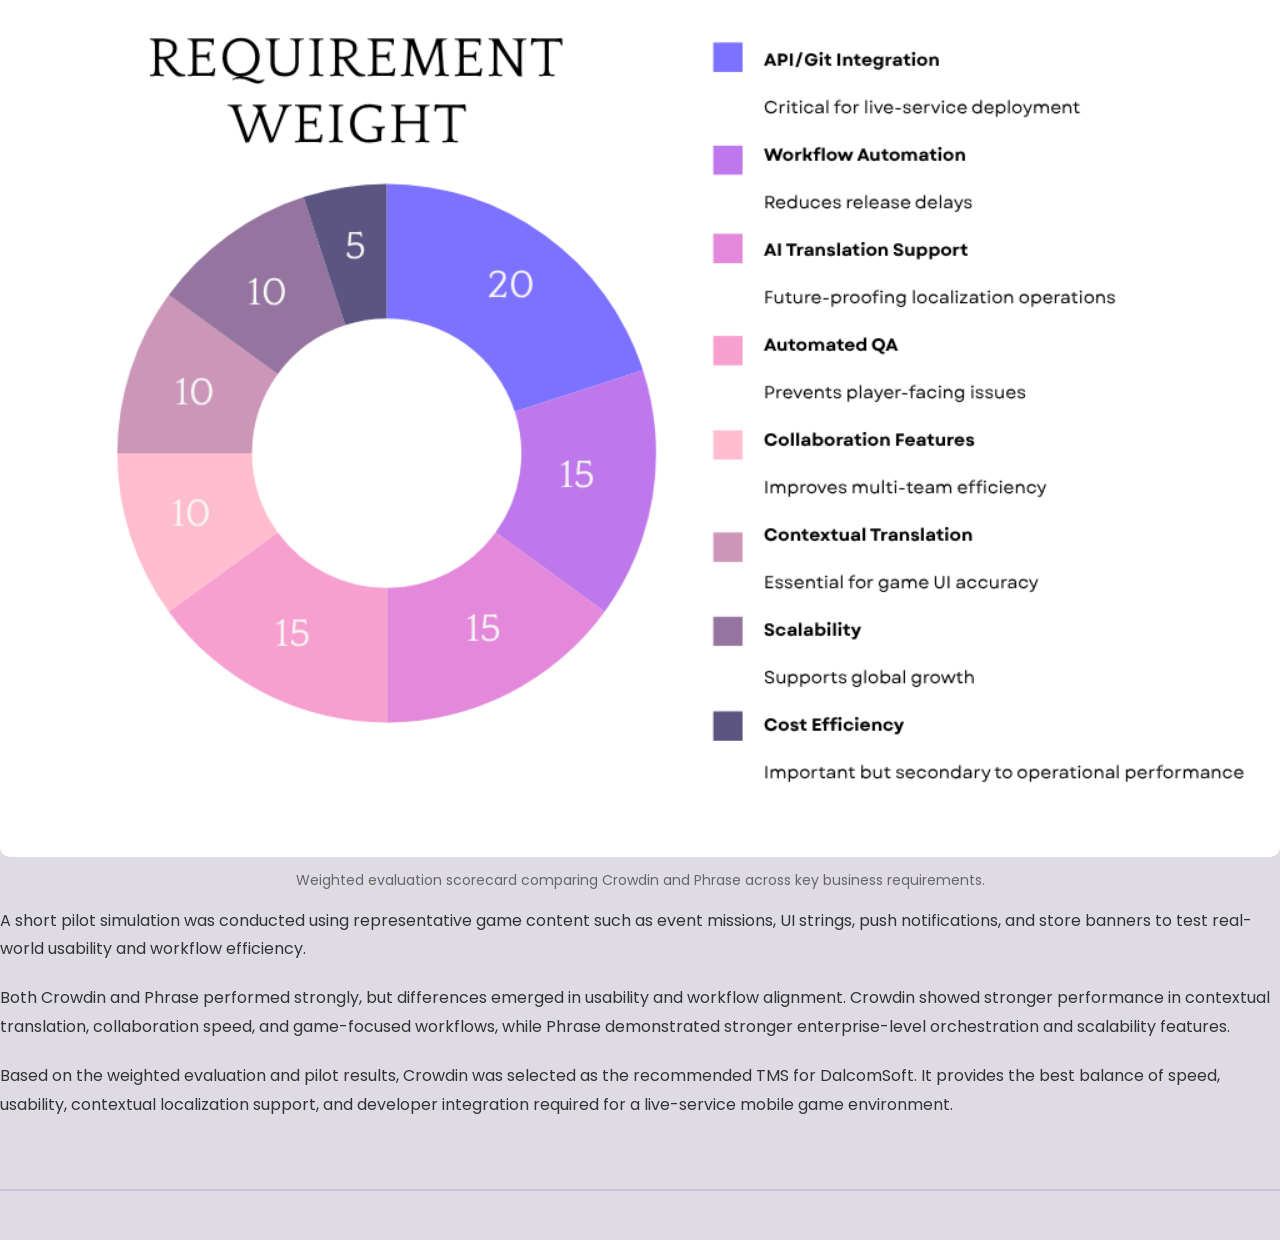
<file: posts.html>
<!DOCTYPE html>
<html lang="en">
<head>
  <meta charset="UTF-8">
  <title>Localization Projects</title>
  <link rel="stylesheet" href="https://fonts.googleapis.com/css?family=Poppins">
  <link rel="icon" href="images/logo_black-01.png">

  <style>
    body {
      background-color: #DFDBE4;
      font-family: "Poppins", sans-serif;
      margin: 0;
      padding: 0;
      color: #333;
    }

    .container {
      max-width: 800px;
      margin: 50px auto;
      padding: 40px;
    }

    .back-button {
      display: inline-flex;
      align-items: center;
      gap: 6px;
      text-decoration: none;
      color: #333;
      font-size: 16px;
      font-weight: 500;
      margin: 20px;
    }

    .post-header {
      text-align: center;
      margin-bottom: 30px;
    }

    .post-header h1 {
      font-size: 32px;
      margin-bottom: 10px;
      color: #2c2c2c;
    }

    .post-meta {
      font-size: 14px;
      color: #777;
    }

    .post-content p {
      line-height: 1.8;
      font-size: 16px;
      margin-bottom: 20px;
    }

    .post-content h2 {
      font-size: 24px;
      margin-top: 50px;
      color: #444;
    }

    .pdf-container {
      width: 100%;
      height: 600px;
      border: 1px solid #ccc;
      border-radius: 10px;
      margin: 30px 0;
      overflow: hidden;
    }

    .process-item {
      margin-top: 40px;
    }

    .post-img-small {
      width: 100%;
      border-radius: 10px;
      margin-top: 10px;
    }

    .process-item img {
      width: 100%;
      border-radius: 10px;
      margin-top: 10px;
    }

    .caption {
      font-size: 14px;
      color: #666;
      margin-top: 6px;
      text-align: center;
    }

    .download {
      margin-top: 60px;
      padding: 25px;
      background: #f5f5f5;
      border-radius: 12px;
      text-align: center;
    }

    .download a {
      font-weight: 600;
      text-decoration: none;
      color: #000;
      border-bottom: 2px solid #000;
    }

    /* Score table */
    .score-table {
      width: 100%;
      border-collapse: collapse;
      margin: 20px 0;
      font-size: 14px;
    }
    .score-table th {
      background: #4a4a6a;
      color: #fff;
      padding: 10px 12px;
      text-align: left;
    }
    .score-table td {
      padding: 9px 12px;
      border-bottom: 1px solid #ddd;
    }
    .score-table tr:nth-child(even) td {
      background: #f3f1f7;
    }
    .score-table .critical { color: #c0392b; font-weight: 600; }
    .score-table .poor     { color: #e67e22; font-weight: 600; }
    .score-table .accept   { color: #27ae60; font-weight: 600; }

    .callout-box {
      background: #f0edf5;
      border-left: 4px solid #7b6fa0;
      border-radius: 8px;
      padding: 18px 22px;
      margin: 28px 0;
      font-size: 15px;
      line-height: 1.7;
    }
    .callout-box strong {
      color: #4a3f6b;
    }

    hr.post-divider {
      border: none;
      border-top: 2px solid #c9c3d6;
      margin: 70px 0 50px 0;
    }
  </style>
</head>

<body>

<a href="index.html" class="back-button">
  &#8592; Back to Home
</a>

<!-- ===================== POST 1 (moved to top): Crayon Shin-chan ===================== -->
<div class="container">

  <div class="post-header">
    <h1>Translation Technology Final Project</h1>
    <h2>Localizing <em>Crayon Shin-chan: Little Helper</em></h2>
    <p class="post-meta">By Shivani Balachandar &bull; December 14, 2025</p>
  </div>

  <div class="post-content">
    <h2>About the Translation Technology Course</h2>

    <p>
      This project was completed as part of a <strong>Translation Technology</strong> course,
      which focused on the tools, workflows, and technical decision-making that support
      professional localization projects.
    </p>

    <p>
      Throughout the course, I worked extensively with <strong>CAT tools</strong>, primarily
      <strong>Trados Studio</strong>, while also gaining exposure to tools such as
      <strong>MateCat</strong>, <strong>AntConc</strong>, and other corpus and QA utilities.
      The course emphasized not only how to use these tools, but <em>why</em> and <em>when</em>
      they are most effective within a localization pipeline.
    </p>

    <p>
      Key areas of focus included building and managing
      <strong>translation memories</strong>, <strong>glossaries</strong>,
      <strong>termbases</strong>, and <strong>style guides</strong>, as well as preparing
      accurate <strong>quotes</strong> and Statements of Work based on scope, volume,
      and technical complexity.
    </p>

    <p>
      We also explored the evolving role of <strong>machine translation and AI</strong>
      in the industry&mdash;examining when MT can improve efficiency, when human expertise is
      essential, and how post-editing and QA practices help maintain quality and consistency.
    </p>

    <p>
      This final project applies those concepts in a real-world scenario, demonstrating how
      translation technology, linguistic expertise, and project planning come together in
      a structured localization workflow.
    </p>

    <p>
      For this project, I localized the mobile game <em>Crayon Shin-chan: Little Helper</em>
      with the goal of ensuring that players across regions could engage with the game
      naturally, intuitively, and joyfully in their own language.
    </p>

    <p>
      The project involved translating all user-facing content from English into
      <strong>Korean, French, and Traditional Chinese</strong>, using
      <strong>Trados Studio</strong> as the backbone of the technical and linguistic workflow.
      From early preparation&mdash;file validation, segmentation rules, and translation memory setup&mdash;
      to production and final QA, each phase was designed to reduce risk, maintain consistency,
      and support high-quality multilingual output.
    </p>

    <p>
      Below is a breakdown of the localization process, supported by examples from each phase,
      as well as the full Statement of Work and a summary of lessons learned.
    </p>

    <h2>Statement of Work</h2>
    <div class="pdf-container">
      <iframe src="images/SM2 x Neos Corporation Localization Proposal.pdf" width="100%" height="100%"></iframe>
    </div>

    <h2>Localization Process Highlights</h2>

    <div class="process-item">
      <img src="images/Korean Pseudo.png" alt="Pseudo-translation example">
      <div class="caption">Pseudo-translation used to validate segmentation, placeholders, and string expansion.</div>
    </div>

    <div class="process-item">
      <img src="images/French Strings.png" alt="User-facing string translation">
      <div class="caption">Translation of user-facing strings in Trados using TM matches, QA checks, and concordance search. LQA was conducted for all locales.</div>
    </div>

    <div class="process-item">
      <div class="dtp-row">
        <img src="images/Chinese DTP.png" alt="DTP Korean asset">
        <img src="images/Korean DTP Logo.png" alt="DTP French asset">
        <img src="images/French DTP.png" alt="DTP Traditional Chinese asset">
      </div>
      <div class="caption">
        DTP recreation of assets with embedded text across Korean, French, and Traditional Chinese.
      </div>
    </div>

    <div class="process-item">
      <img src="images/glossary.png" alt="Localization glossary">
      <div class="caption">Project glossary ensuring consistent terminology across all languages.</div>
    </div>

    <h2>Tips &amp; Tricks: Using Regex in Localization</h2>

    <div class="regex-callout">
      <h3>Using Regex to Improve Linguistic Quality at Scale</h3>

      <p>
        One of the most valuable technical skills I applied during this project was the use of
        <strong>regular expressions (regex)</strong> to perform targeted linguistic checks across
        a large volume of user-facing strings. Regex allowed me to efficiently identify
        inconsistencies that would be difficult to catch manually.
      </p>

      <p>
        Below is a reference document showcasing how I have used regex in previous coursework
        to solve localization challenges.
      </p>

      <div class="pdf-container">
        <iframe src="images/ShivaniBalachandar_Regex.pdf" width="100%" height="100%"></iframe>
      </div>

      <p>
        In this project, regex was especially useful in my role as the <strong>French linguist</strong>,
        where typographic conventions and register play a critical role in perceived quality.
      </p>

      <h4>Practical Regex Examples</h4>

      <p><strong>1. Enforcing insecable (non-breaking) spaces before punctuation</strong></p>
      <div class="regex-example">
        ([^\s\u00A0])([!?])
      </div>
      <p>
        Used to identify cases where <code>!</code> or <code>?</code> were missing the required
        non-breaking space in French (e.g., <em>Bonjour!</em> &rarr; <em>Bonjour&nbsp;!</em>).
      </p>

      <p><strong>2. Checking for unintended informal phrasing</strong></p>
      <div class="regex-example">
        \b(tu|toi|ton|ta|tes)\b
      </div>
      <p>
        Used to scan for informal second-person pronouns to ensure consistent use of
        the intended register across instructional UI strings.
      </p>

      <p><strong>3. Identifying inconsistent punctuation patterns</strong></p>
      <div class="regex-example">
        \s{2,}|[!?]{2,}
      </div>
      <p>
        Used to flag double spaces or repeated punctuation that can easily slip into
        short UI strings during editing.
      </p>

      <p>
        By combining regex searches with Trados Studio's QA Checker and concordance search,
        I was able to validate French typographic rules, enforce stylistic consistency,
        and significantly reduce review time. This reinforced how technical tools and
        linguistic expertise work best when used together in a modern localization workflow.
      </p>
    </div>

  </div>
</div>

<hr class="post-divider">

<!-- ===================== POST 2: K-pop NMT Engine ===================== -->
<div class="post-header">
  <h1>Training a Custom NMT Engine for K-pop Fan Discourse</h1>
  <h2>Korean &rarr; English | Pann, Instiz, TheQoo</h2>
  <p class="post-meta">By Shivani Balachandar &bull; April 2026</p>
</div>

<div class="post-content">

  <p>
    This project tackled one of the harder corners of machine translation: highly informal, slang-dense Korean
    fan community text. Working as part of a four-person team (五夏 / 5SMR), we ran a pilot to estimate the
    resources needed to train a customized Neural Machine Translation (NMT) engine for Korean-to-English
    translation of forum-style K-pop content sourced from Pann, Instiz, and TheQoo.
  </p>

  <p>
    We used <strong>Microsoft Azure Translator</strong> as our NMT engine and completed <strong>6 rounds of
    training</strong> with human post-editing and evaluation after each round. The full workflow &mdash; from data
    collection and cleaning through iterative training and final analysis &mdash; is documented in the Statement of
    Work below.
  </p>

  <div class="process-item">
    <img class="post-img-small" src="images/5smr_process.png" alt="5SMR NMT training process diagram">
    <div class="caption">Four-phase workflow: file prep &rarr; MT training &rarr; assessment &rarr; delivery.</div>
  </div>

  <h2>The Challenge: Domain Mismatch</h2>

  <p>
    K-pop fan discourse on Korean internet forums is typologically distinct from the formal or semi-formal text
    that most commercial MT systems train on. The corpus was dense with fandom-specific compound terms
    (e.g., <em>&#52628;&#45355;</em> &ldquo;stan attractor,&rdquo; <em>&#49324;&#49373;</em> &ldquo;sasaeng&rdquo;), Korean emoticons like &#12619;&#12619; and &#12610;&#12610;
    with no direct English equivalents, deliberate code-switching between Korean and romanized names, and
    a register that swings rapidly between affectionate hyperbole, irony, and in-jokes.
  </p>

  <p>
    Our baseline evaluation reflected this mismatch clearly. The MT output started at a <strong>critical</strong>
    overall weighted score of 2.21/5.00, with post-editing effort scoring just 1.67 &mdash; meaning most segments
    required near-complete rewriting rather than light editing.
  </p>

  <div class="callout-box">
    <strong>Notable failure:</strong> The SEVENTEEN song title <em>&#50500;&#51452; NICE</em> (Aju Nice) was transcribed
    by the baseline MT as an anatomical slur &mdash; a named entity hallucination that would be
    actively harmful in any consumer-facing context, and a clear signal that the engine had never
    encountered this content domain.
  </div>

  <h2>Iterative Training Results</h2>

  <p>
    Each round, we fed post-edited segments back into the training pipeline. The improvement was measurable
    and consistent across all five iterations:
  </p>

  <table class="score-table">
    <thead>
      <tr>
        <th>Iteration</th>
        <th>Adequacy</th>
        <th>Fluency</th>
        <th>Tone Acc.</th>
        <th>PE Effort</th>
        <th>Weighted</th>
        <th>Status</th>
      </tr>
    </thead>
    <tbody>
      <tr><td>Baseline</td><td>2.94</td><td>2.54</td><td>2.17</td><td>1.67</td><td>2.21</td><td class="critical">CRITICAL</td></tr>
      <tr><td>Round 1</td><td>3.31</td><td>2.91</td><td>2.44</td><td>2.21</td><td>2.69</td><td class="poor">POOR</td></tr>
      <tr><td>Round 2</td><td>3.59</td><td>3.19</td><td>2.81</td><td>2.66</td><td>3.04</td><td class="accept">ACCEPTABLE</td></tr>
      <tr><td>Round 3</td><td>3.79</td><td>3.39</td><td>3.09</td><td>3.03</td><td>3.31</td><td class="accept">ACCEPTABLE</td></tr>
      <tr><td>Round 4</td><td>3.96</td><td>3.56</td><td>3.36</td><td>3.30</td><td>3.53</td><td class="accept">ACCEPTABLE</td></tr>
      <tr><td>Round 5</td><td>4.06</td><td>3.66</td><td>3.56</td><td>3.50</td><td>3.69</td><td class="accept">ACCEPTABLE</td></tr>
    </tbody>
  </table>

  <p>
    The most dramatic gains came in the first two rounds, as the engine quickly absorbed corrected grammar
    patterns, pronoun defaults, and basic slang handling. By Round 5, the majority of segments reached a
    broad ACCEPTABLE&ndash;GOOD rating. Post-editing effort showed the steepest improvement over the full
    cycle &mdash; validating the iterative PEMT strategy as a practical path forward for this domain.
  </p>


  <p>
    We also completed only 6 of the 10 training rounds originally planned. Given that our content domain is
    among the hardest for MT (informal, slang-heavy, emoticon-rich), more rounds would have meaningfully
    pushed the scores further. Time management and unexpected setup friction with the Azure Translator Hub
    were the main constraints.
  </p>

  <h2>Statement of Work</h2>

  <p>
    The Statement of Work captures the full project scope, updated timeline, and cost breakdown.
  
  </p>

  <div class="pdf-container">
    <iframe src="images/5SMR_SoW.pdf" width="100%" height="100%"></iframe>
  </div>

  <h2>Key Takeaways</h2>

  <p>
    This project reinforced something important: domain-specific NMT is viable, but it requires realistic
    scoping of data prep costs. For informal internet content, data collection and cleaning will almost
    always take longer than expected. A dedicated glossary for fan terminology, collected upfront, would
    meaningfully accelerate both training and post-editing. And for a domain where register and emotional
    tone are as important as meaning, human evaluation weighted toward tone accuracy is essential &mdash;
    BLEU scores alone don&rsquo;t tell the full story.
  </p>

</div>

<!-- ===================== POST 3: TMS Evaluation ===================== -->
<div class="post-header">
  <h1>TMS Evaluation for Live-Service Game Localization</h1>
  <h2>Crowdin vs Phrase for DalcomSoft</h2>
  <p class="post-meta">By Shivani Balachandar &bull; May 2026</p>
</div>

<div class="post-content">

  <p>
    This post presents an enterprise-style evaluation of Translation Management Systems (TMS) for DalcomSoft,
    a mobile game company known for rhythm-based K-pop titles with continuous live-service updates.
  </p>

  <p>
    The objective was to simulate a real-world procurement decision by defining stakeholder requirements,
    building a weighted scorecard, and comparing two leading TMS platforms: Crowdin and Phrase.
  </p>

  <div class="process-item">
    <img class="post-img-small" src="images/tms_workflow_dalcomsoft.png" alt="Localization workflow for live-service games">
    <div class="caption">End-to-end localization workflow: developer &rarr; TMS &rarr; translator &rarr; QA &rarr; live game updates.</div>
  </div>

  <p>
    DalcomSoft's localization environment is fast-paced and continuous, requiring frequent updates for UI text,
    events, notifications, and promotional content across multiple languages including Korean, English, Japanese, and Chinese.
  </p>

  <p>
    Because of this, the most important evaluation factors were workflow automation, developer integration,
    AI support, collaboration efficiency, and scalability for live-service content delivery.
  </p>

  <p>
    A weighted scorecard was developed based on stakeholder needs including localization managers, translators,
    developers, QA teams, marketing, executives, and end users.
  </p>

  <div class="process-item">
    <img class="post-img-small" src="images/tms_scorecard.png" alt="TMS weighted scorecard comparison Crowdin vs Phrase">
    <div class="caption">Weighted evaluation scorecard comparing Crowdin and Phrase across key business requirements.</div>
  </div>

  <p>
    A short pilot simulation was conducted using representative game content such as event missions, UI strings,
    push notifications, and store banners to test real-world usability and workflow efficiency.
  </p>

  <p>
    Both Crowdin and Phrase performed strongly, but differences emerged in usability and workflow alignment.
    Crowdin showed stronger performance in contextual translation, collaboration speed, and game-focused workflows,
    while Phrase demonstrated stronger enterprise-level orchestration and scalability features.
  </p>

  <p>
    Based on the weighted evaluation and pilot results, Crowdin was selected as the recommended TMS for DalcomSoft.
    It provides the best balance of speed, usability, contextual localization support, and developer integration
    required for a live-service mobile game environment.
  </p>

</div>

<hr class="post-divider">

</body>
</html>
</file>
<file: css/aboutmecsstemp.css>
.bg-color-body {
    background-color: #DFDBE4;
  }
  
  .bottom-footer {
    background-color: #DFDBE4;
  }
/* Back button */
.back-button {
  position: fixed;
  top: 20px;
  left: 20px;
  display: inline-flex;
  align-items: center;
  gap: 6px;
  text-decoration: none;
  color: #333;
  font-size: 16px;
  font-weight: 500;
  transition: color 0.2s ease;
  background: none;
  border: none;
  cursor: pointer;
  z-index: 1000;
}
  body, html {
    margin: 0;
    padding: 0;
    width: 100%; /* Ensure the body and html elements span the full width */
    height: 100%; /* Ensure the body and html elements span the full height */
    text-align:center;
    float:left;
    position:relative;
    padding:50px;
    font-family: 'Poppins', sans-serif;
  }

.container {
    max-width: 1000px;
    margin: 0 auto;
    padding: 20px;
  }
  
  .content {
    display: flex;
    justify-content: space-between; /* Space between text and image */
    align-items: flex-start; /* Align items to the top */
    margin-bottom: 0px; /*space b/t text and images at the bottom */
  }
  
  .text {
    width: 60%; /* Set initial width of the text section */
  }
  
  .image {
    width: 40%; /* Set initial width of the image section */
  }
  
  .image img {
    max-width: 100%; /* Ensure image fits within its container */
  }
  
  .images-row {
    display: flex;
    justify-content: center;
    flex-wrap: wrap;
  }
  
  .images-row img {
    max-width: 250px;
    margin: 0 5px 10px;
  }
.regex-callout {
  background: #f8f6fb;
  border-left: 6px solid #6b5cff;
  padding: 25px 30px;
  margin: 40px 0;
  border-radius: 10px;
}

.regex-callout h3 {
  margin-top: 0;
  color: #2c2c2c;
  font-size: 20px;
}

.regex-callout code {
  background: #eceaf3;
  padding: 3px 6px;
  border-radius: 4px;
  font-size: 14px;
}

.regex-example {
  background: #ffffff;
  border: 1px solid #ddd;
  border-radius: 8px;
  padding: 15px;
  margin: 15px 0;
  font-family: monospace;
  font-size: 14px;
}
</file>
<file: css/custom.css>
/*-- Use For Custom Styling --*/


.bg-color-body {
  background-color: #DFDBE4;
}

.back-button {
      display: inline-flex;
      align-items: center;
      gap: 6px;
      text-decoration: none;
      color: #333;
      font-family: 'Poppins', sans-serif;
      font-size: 16px;
      font-weight: 500;
      margin: 20px;
    }

.bottom-footer {
  background-color: #DFDBE4;
}
.desc-div {
    height: 100px;
    width: 500px;
    font-size: 15px; 
    text-align:center;
    float:left;
    position:relative;
    padding:50px;
    font-family: 'Poppins', sans-serif;

  }
.div-video {
    position: absolute;
}

.bottom-image {
  display: flex;
  justify-content: center;
}
</file>
